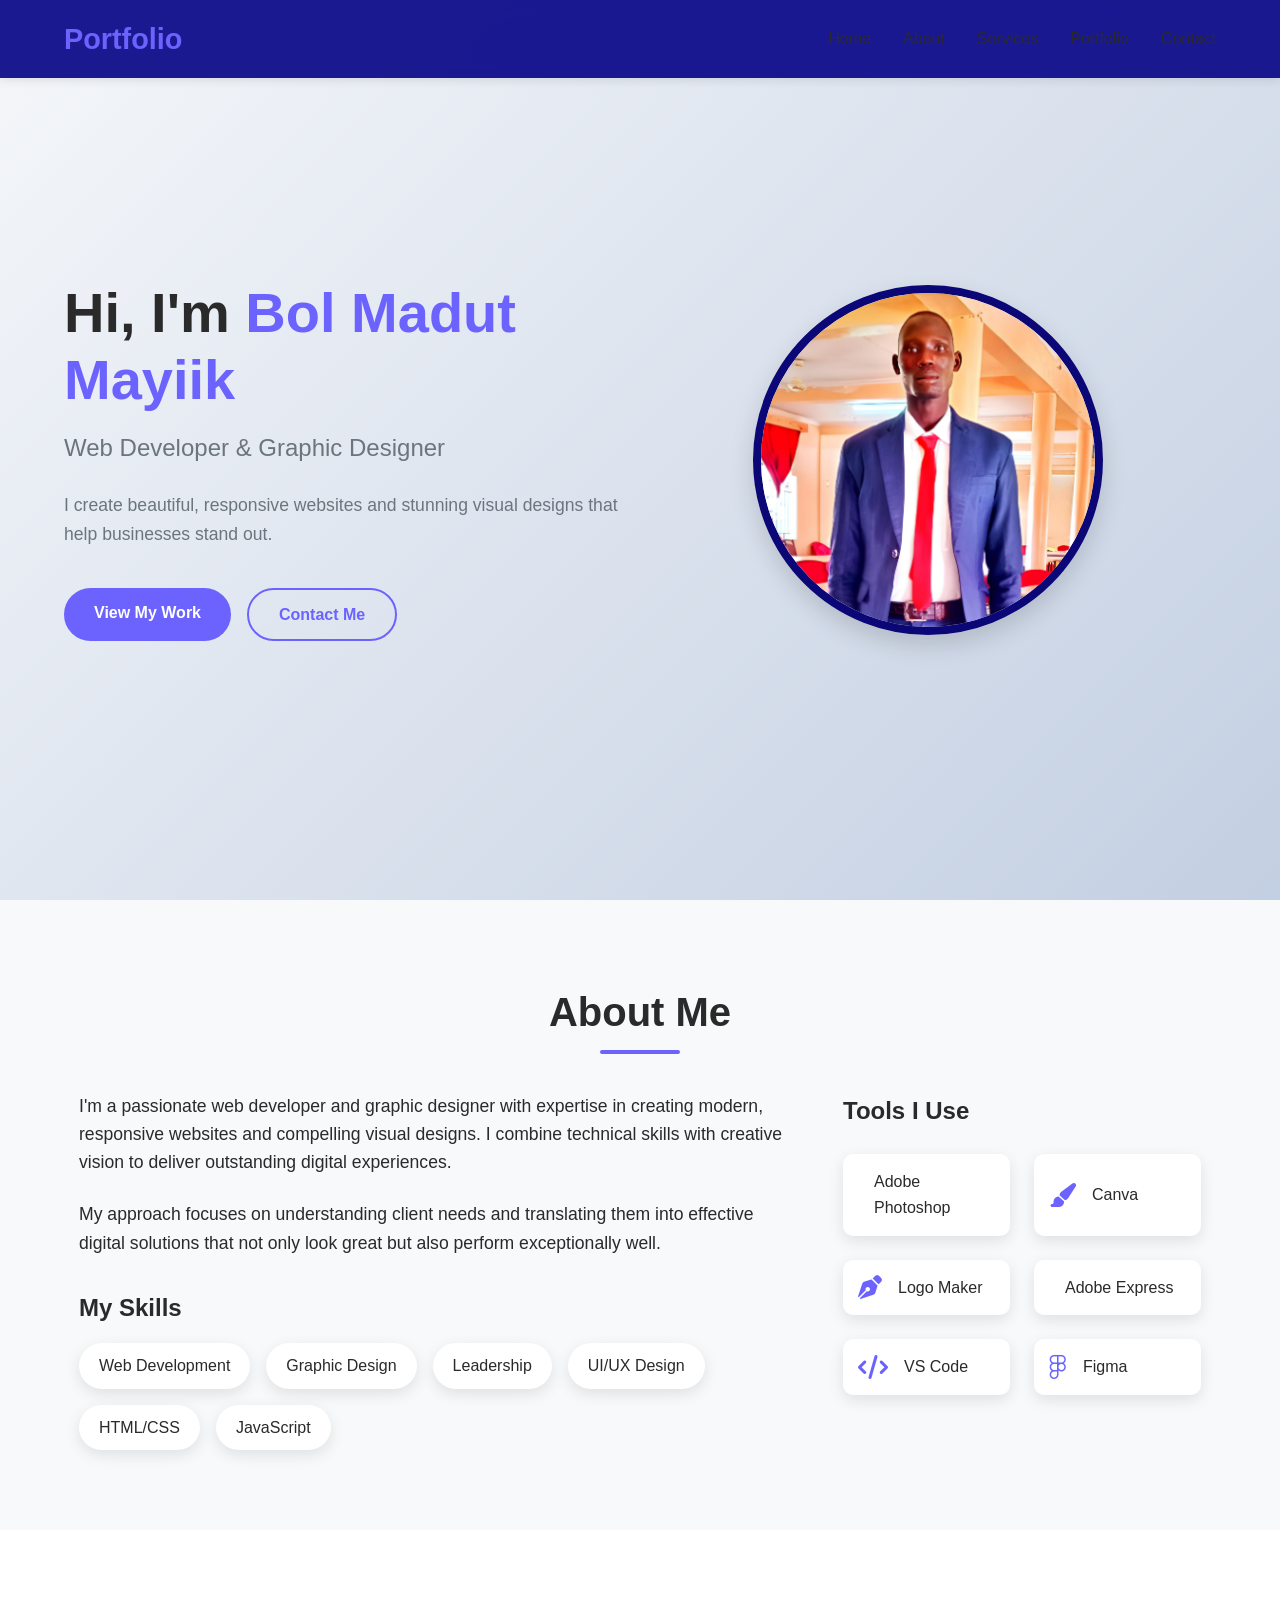
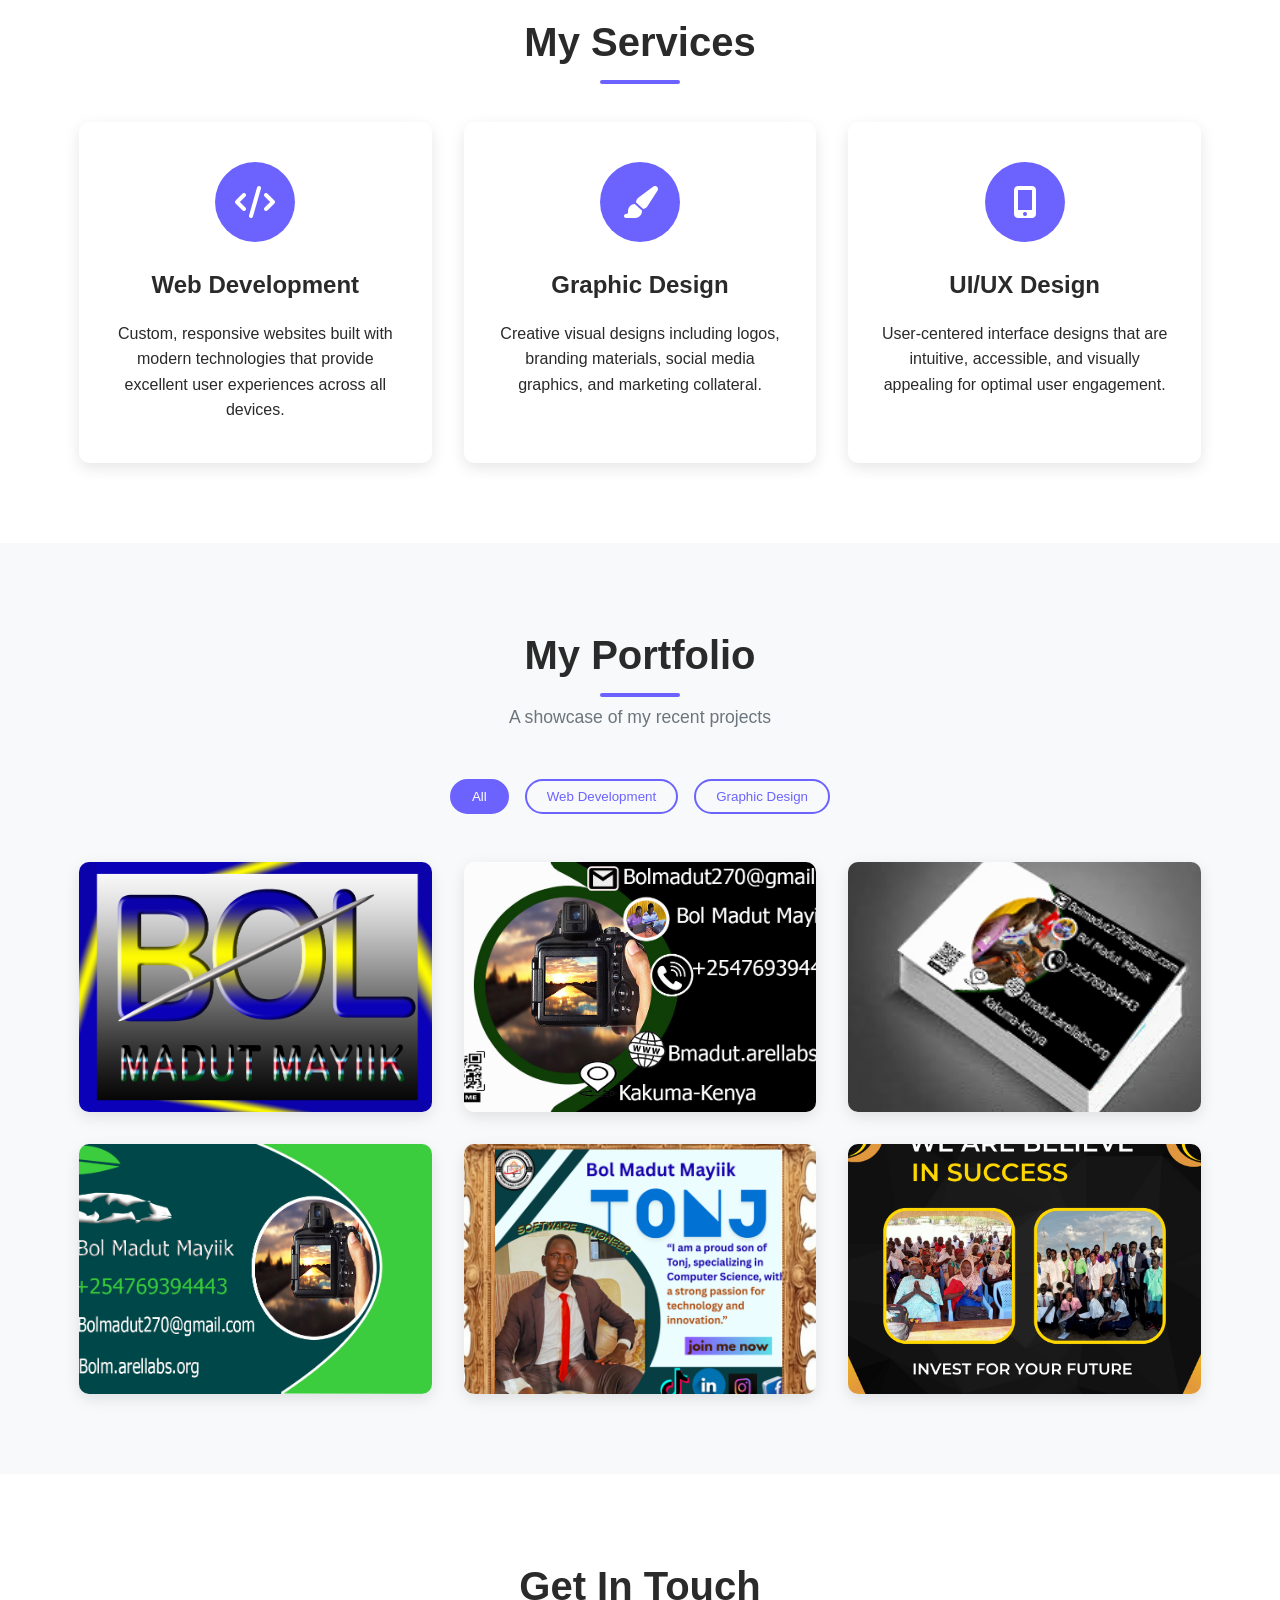
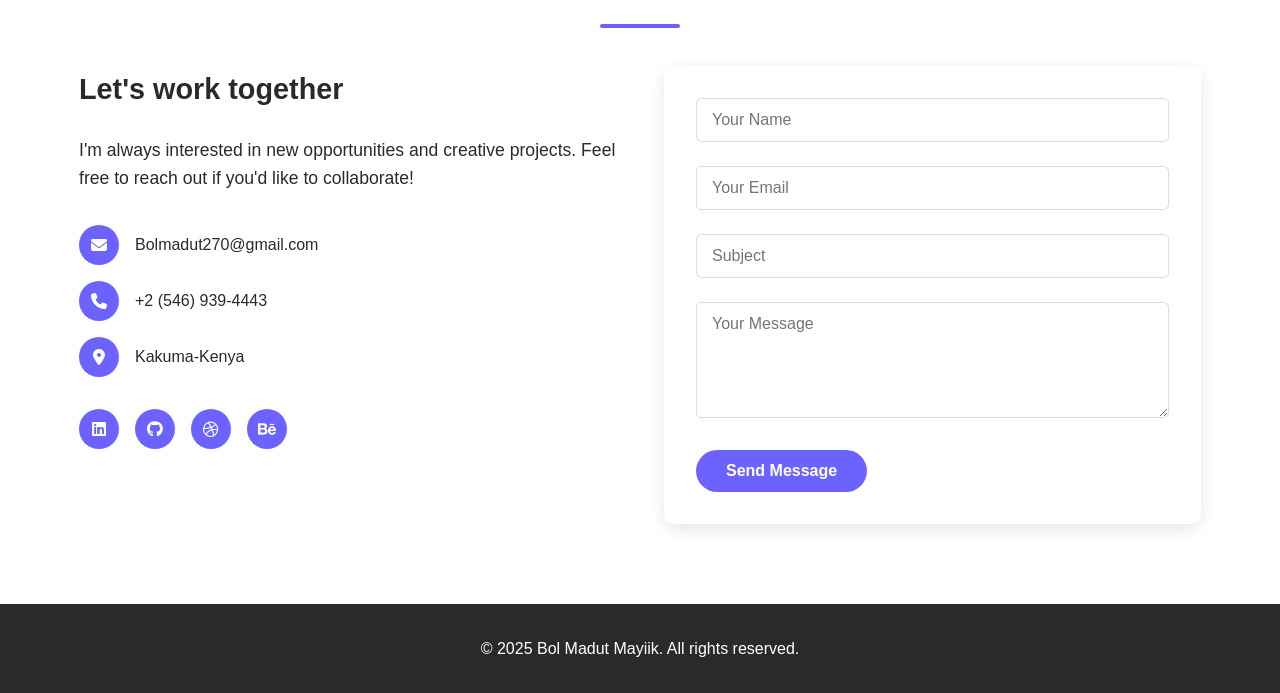
<file: Bol-Madut/index.html>
<!DOCTYPE html>
<html lang="en">
<head>
    <meta charset="UTF-8">
    <meta name="viewport" content="width=device-width, initial-scale=1.0">
    <title>My Portfolio | Web Developer & Designer</title>
    <link rel="stylesheet" href="style.css">
    <link rel="stylesheet" href="https://cdnjs.cloudflare.com/ajax/libs/font-awesome/6.4.0/css/all.min.css">
</head>
<body>
    <!-- Navigation Bar -->
    <nav class="navbar">
        <div class="nav-container">
            <div class="nav-logo">
                <a href="#home">Portfolio</a>
            </div>
            <div class="nav-menu" id="nav-menu">
                <a href="#home" class="nav-link">Home</a>
                <a href="#about" class="nav-link">About</a>
                <a href="#services" class="nav-link">Services</a>
                <a href="#portfolio" class="nav-link">Portfolio</a>
                <a href="#contact" class="nav-link">Contact</a>
            </div>
            <div class="hamburger" id="hamburger">
                <span class="bar"></span>
                <span class="bar"></span>
                <span class="bar"></span>
            </div>
        </div>
    </nav>

    <!-- Hero Section -->
    <section id="home" class="hero">
        <div class="hero-content">
            <h1 class="hero-title">Hi, I'm <span class="highlight">Bol Madut Mayiik</span></h1>
            <p class="hero-subtitle">Web Developer & Graphic Designer</p>
            <p class="hero-description">I create beautiful, responsive websites and stunning visual designs that help businesses stand out.</p>
            <div class="hero-buttons">
                <a href="#portfolio" class="btn btn-primary">View My Work</a>
                <a href="#contact" class="btn btn-secondary">Contact Me</a>
            </div>
        </div>
        <div class="hero-image">
    <img src="./images.html/00011..PNG" alt="Bol Madut Mayiik">
      </div>
        </div>
    </section>

    <!-- About Section -->
    <section id="about" class="about">
        <div class="container">
            <h2 class="section-title">About Me</h2>
            <div class="about-content">
                <div class="about-text">
                    <p>I'm a passionate web developer and graphic designer with expertise in creating modern, responsive websites and compelling visual designs. I combine technical skills with creative vision to deliver outstanding digital experiences.</p>
                    <p>My approach focuses on understanding client needs and translating them into effective digital solutions that not only look great but also perform exceptionally well.</p>
                    <div class="skills">
                        <h3>My Skills</h3>
                        <div class="skill-list">
                            <div class="skill-item">Web Development</div>
                            <div class="skill-item">Graphic Design</div>
                            <div class="skill-item">Leadership</div>
                            <div class="skill-item">UI/UX Design</div>
                            <div class="skill-item">HTML/CSS</div>
                            <div class="skill-item">JavaScript</div>
                        </div>
                    </div>
                </div>
                <div class="about-tools">
                    <h3>Tools I Use</h3>
                    <div class="tools-grid">
                        <div class="tool-item">
                            <i class="fab fa-adobe"></i>
                            <span>Adobe Photoshop</span>
                        </div>
                        <div class="tool-item">
                            <i class="fas fa-paint-brush"></i>
                            <span>Canva</span>
                        </div>
                        <div class="tool-item">
                            <i class="fas fa-pen-nib"></i>
                            <span>Logo Maker</span>
                        </div>
                        <div class="tool-item">
                            <i class="fab fa-adobe"></i>
                            <span>Adobe Express</span>
                        </div>
                        <div class="tool-item">
                            <i class="fas fa-code"></i>
                            <span>VS Code</span>
                        </div>
                        <div class="tool-item">
                            <i class="fab fa-figma"></i>
                            <span>Figma</span>
                        </div>
                    </div>
                </div>
            </div>
        </div>
    </section>

    <!-- Services Section -->
    <section id="services" class="services">
        <div class="container">
            <h2 class="section-title">My Services</h2>
            <div class="services-grid">
                <div class="service-card">
                    <div class="service-icon">
                        <i class="fas fa-code"></i>
                    </div>
                    <h3>Web Development</h3>
                    <p>Custom, responsive websites built with modern technologies that provide excellent user experiences across all devices.</p>
                </div>
                <div class="service-card">
                    <div class="service-icon">
                        <i class="fas fa-paint-brush"></i>
                    </div>
                    <h3>Graphic Design</h3>
                    <p>Creative visual designs including logos, branding materials, social media graphics, and marketing collateral.</p>
                </div>
                <div class="service-card">
                    <div class="service-icon">
                        <i class="fas fa-mobile-alt"></i>
                    </div>
                    <h3>UI/UX Design</h3>
                    <p>User-centered interface designs that are intuitive, accessible, and visually appealing for optimal user engagement.</p>
                </div>
            </div>
        </div>
    </section>

    <!-- Portfolio Section -->
    <section id="portfolio" class="portfolio">
        <div class="container">
            <h2 class="section-title">My Portfolio</h2>
            <p class="section-subtitle">A showcase of my recent projects</p>
            
            <div class="portfolio-filter">
                <button class="filter-btn active" data-filter="all">All</button>
                <button class="filter-btn" data-filter="web">Web Development</button>
                <button class="filter-btn" data-filter="design">Graphic Design</button>
            </div>
            
            <div class="portfolio-grid">
                <!-- Project 1 -->
                <div class="portfolio-item" data-category="web">
                    <div class="portfolio-img">
    <a href="./index.html" target="_blank">
        <img src="./images.html/logo 1.jpg" alt="Project Image">
        <div class="portfolio-overlay">
            <span>View Project</span>
                 </div>
                  </a>
                 </div>
                </div>
                
                <!-- Project 2 -->
                <div class="portfolio-item" data-category="design">
                    <div class="portfolio-img">
                        <img src="./images.html/dddd1.jpg" alt="Brand Identity">
                        <div class="portfolio-overlay">
                            <div class="portfolio-info">
                                <h3>Brand Identity</h3>
                                <p>Logo and branding package</p>
                                <a href="#" class="portfolio-link">View Details</a>
                            </div>
                        </div>
                    </div>
                </div>
                
                <!-- Project 3 -->
                <div class="portfolio-item" data-category="web">
                    <div class="portfolio-img">
                        <img src="./images.html/download (9).jpg" alt="Portfolio Website">
                        <div class="portfolio-overlay">
                            <div class="portfolio-info">
                                <h3>Portfolio Website</h3>
                                <p>Personal portfolio design</p>
                                <a href="#" class="portfolio-link">View Details</a>
                            </div>
                        </div>
                    </div>
                </div>
                
                <!-- Project 4 -->
                <div class="portfolio-item" data-category="design">
                    <div class="portfolio-img">
                        <img src="./images.html/Bussiness1.jpg" alt="Social Media Graphics">
                        <div class="portfolio-overlay">
                            <div class="portfolio-info">
                                <h3>Social Media Graphics</h3>
                                <p>Campaign visuals</p>
                                <a href="#" class="portfolio-link">View Details</a>
                            </div>
                        </div>
                    </div>
                </div>
                
                <!-- Project 5 -->
                <div class="portfolio-item" data-category="web">
                    <div class="portfolio-img">
                        <img src="./images.html/Design f1.jpg" alt="Business Website">
                        <div class="portfolio-overlay">
                            <div class="portfolio-info">
                                <h3>Business Website</h3>
                                <p>Corporate website redesign</p>
                                <a href="#" class="portfolio-link">View Details</a>
                            </div>
                        </div>
                    </div>
                </div>
                
                <!-- Project 6 -->
                <div class="portfolio-item" data-category="design">
                    <div class="portfolio-img">
                        <img src="./images.html/13.png" alt="Product Packaging">
                        <div class="portfolio-overlay">
                            <div class="portfolio-info">
                                <h3>Product Packaging</h3>
                                <p>Packaging design concept</p>
                                <a href="#" class="portfolio-link">View Details</a>
                            </div>
                        </div>
                    </div>
                </div>
            </div>
        </div>
    </section>

    <!-- Contact Section -->
    <section id="contact" class="contact">
        <div class="container">
            <h2 class="section-title">Get In Touch</h2>
            <div class="contact-content">
                <div class="contact-info">
                    <h3>Let's work together</h3>
                    <p>I'm always interested in new opportunities and creative projects. Feel free to reach out if you'd like to collaborate!</p>
                    <div class="contact-details">
                        <div class="contact-item">
                            <i class="fas fa-envelope"></i>
                            <span>Bolmadut270@gmail.com</span>
                        </div>
                        <div class="contact-item">
                            <i class="fas fa-phone"></i>
                            <span>+2 (546) 939-4443</span>
                        </div>
                        <div class="contact-item">
                            <i class="fas fa-map-marker-alt"></i>
                            <span>Kakuma-Kenya</span>
                        </div>
                    </div>
                    <div class="social-links">
                        <a href="#"><i class="fab fa-linkedin"></i></a>
                        <a href="#"><i class="fab fa-github"></i></a>
                        <a href="#"><i class="fab fa-dribbble"></i></a>
                        <a href="#"><i class="fab fa-behance"></i></a>
                    </div>
                </div>
                <div class="contact-form">
                    <form id="contact-form">
                        <div class="form-group">
                            <input type="text" id="name" placeholder="Your Name" required>
                        </div>
                        <div class="form-group">
                            <input type="email" id="email" placeholder="Your Email" required>
                        </div>
                        <div class="form-group">
                            <input type="text" id="subject" placeholder="Subject" required>
                        </div>
                        <div class="form-group">
                            <textarea id="message" rows="5" placeholder="Your Message" required></textarea>
                        </div>
                        <button type="submit" class="btn btn-primary">Send Message</button>
                    </form>
                </div>
            </div>
        </div>
    </section>

    <!-- Footer -->
    <footer class="footer">
        <div class="container">
            <p>&copy; 2025 Bol Madut Mayiik. All rights reserved.</p>
        </div>
    </footer>

<!---- this is where i can link my javascript file ---->
<script src="main.js"></script>

</body>
</html>
</file>
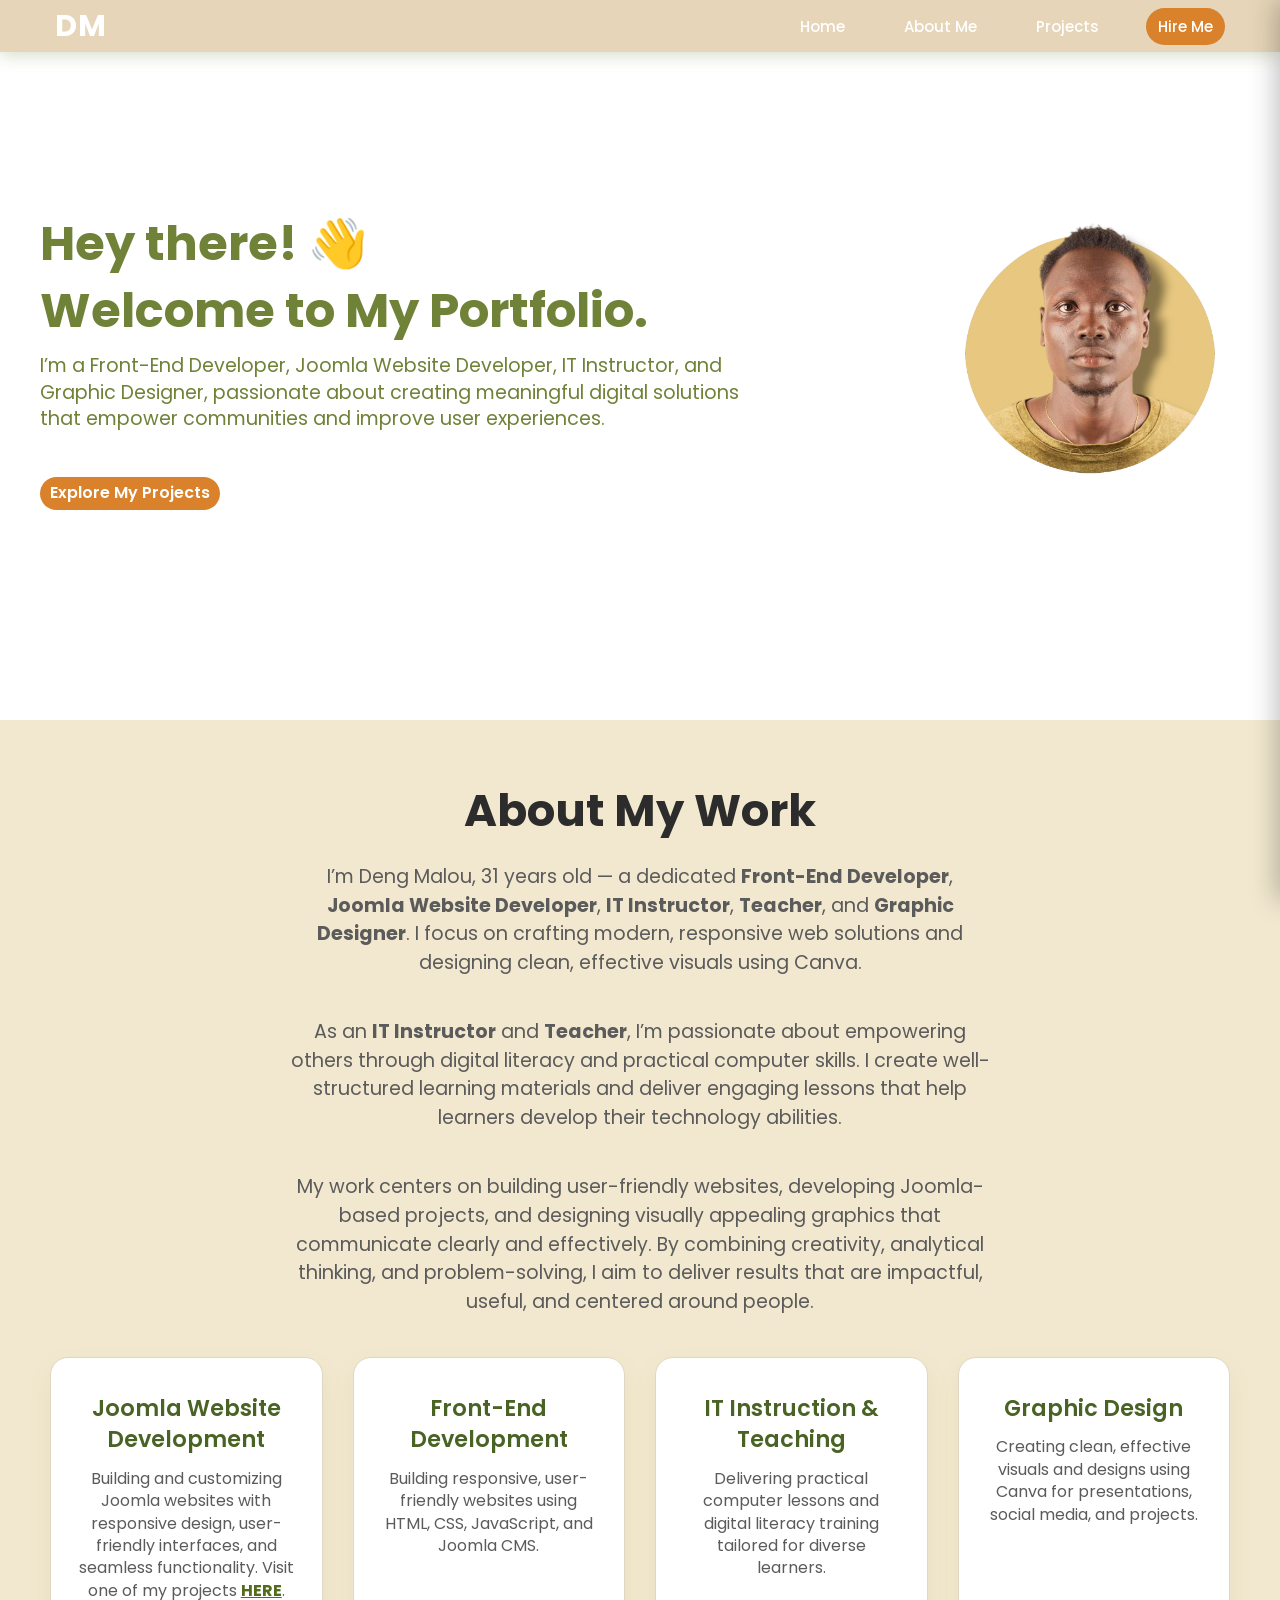
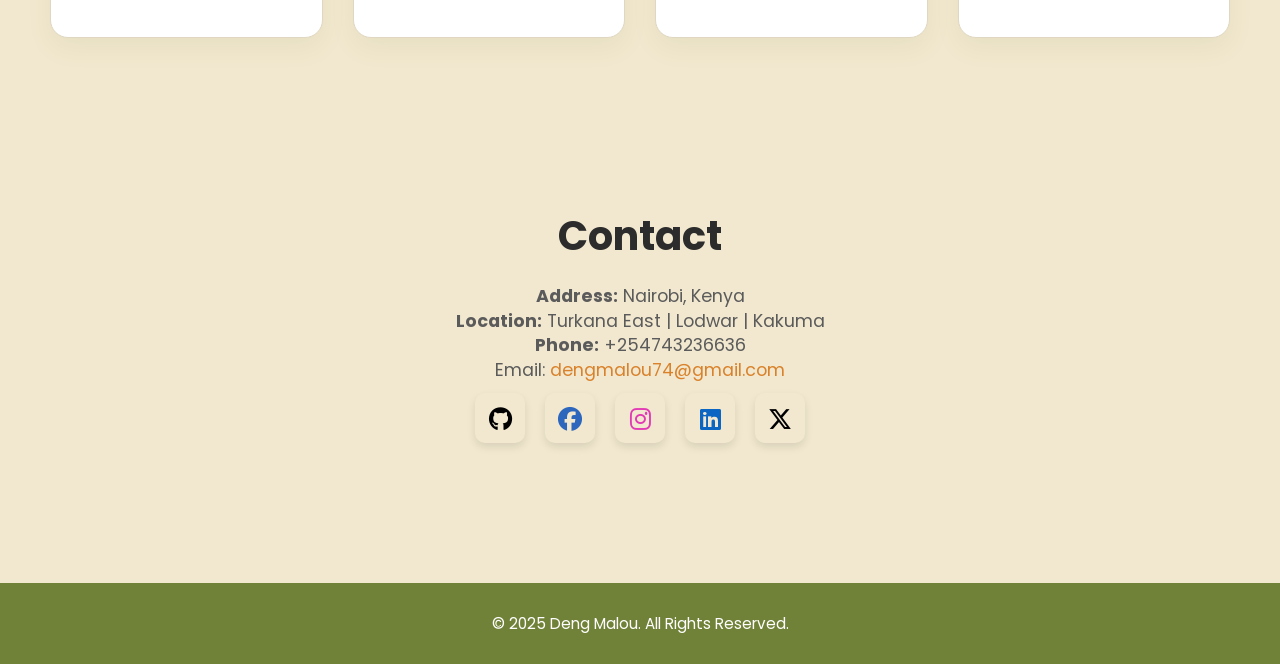
<file: Deng_Malou/index.html>
<!DOCTYPE html>
<html lang="en">
<head>
  <meta charset="UTF-8" />
  <meta name="viewport" content="width=device-width, initial-scale=1.0" />
  <title>Deng Malou Portfolio - Home</title>
  <link rel="stylesheet" href="styles.css" />
  <link
    rel="stylesheet"
    href="https://cdnjs.cloudflare.com/ajax/libs/font-awesome/6.5.0/css/all.min.css"
  />
</head>
<body>
  <header class="header">
   
    <div class="container">
       <a href="index.html" aria-label="Homepage">
        <h1 class="logo">DM</h1>
      </a>
      <nav class="nav" aria-label="Primary navigation">
        <a href="index.html">Home</a>
        <a href="about.html">About Me</a>
        <a href="project.html">Projects</a>
        <a href="hireme.html" class="btn-hire">Hire Me</a>
      </nav>
      <button class="nav-toggle" aria-label="Toggle navigation">
        <span class="hamburger"></span>
      </button>
    </div>
<!-- MOBILE MENU -->
    <div class="mobile-menu" role="dialog" aria-modal="true" aria-label="Mobile menu">
      <div class="mobile-menu-content">
        <nav class="nav-mobile" aria-label="Mobile navigation">

          <a href="index.html" aria-label="Homepage">
            <h1 class="logo">DM</h1>
          </a>
          <a href="index.html">Home</a>
          <a href="about.html">About Me</a>
          <a href="project.html">Projects</a>
          <a href="hireme.html" class="btn-hire">Hire Me</a>
        </nav>

        <button class="close-btn" aria-label="Close menu">&times;</button>
      </div>
    </div>
  </header>

  <main>
    <section class="hero">
      <div class="hero-content">
        <div class="intro-text">
          <h1>Hey there! <span class="emoji">👋</span> <br>
          Welcome to My Portfolio.</h1>
        <style>
            .emoji {
              font-size: 3rem; 
            }
          </style>
          <p>I’m a Front-End Developer, Joomla Website Developer, IT Instructor, and Graphic Designer, passionate about creating meaningful digital solutions that empower communities and improve user experiences.</p>
          
            <a href="project.html" class="overview-btn">Explore My Projects</a>
        </div>
        <div class="hero-image">
          <img
            src="image/Photoroom-20240827_235910.png"
            alt="Portrait of Deng Malou"
          />
        </div>
      </div>
    </section>

    <section class="overview">
  <div class="container">
    <h2>About My Work</h2>
    <p class="overview-text">
      I’m Deng Malou, 31 years old — a dedicated <strong>Front-End Developer</strong>, <strong>Joomla Website Developer</strong>, <strong>IT Instructor</strong>, <strong>Teacher</strong>, and <strong>Graphic Designer</strong>. I focus on crafting modern, responsive web solutions and designing clean, effective visuals using Canva.
    </p>
    <p class="overview-text">
      As an <strong>IT Instructor</strong> and <strong>Teacher</strong>, I’m passionate about empowering others through digital literacy and practical computer skills. I create well-structured learning materials and deliver engaging lessons that help learners develop their technology abilities.
    </p>
    <p class="overview-text">
      My work centers on building user-friendly websites, developing Joomla-based projects, and designing visually appealing graphics that communicate clearly and effectively. By combining creativity, analytical thinking, and problem-solving, I aim to deliver results that are impactful, useful, and centered around people.
    </p>

    <div class="overview-cards">
      <div class="card">
        <h3>Joomla Website Development</h3>
        <p>
          Building and customizing Joomla websites with responsive design, user-friendly interfaces, and seamless functionality.  
          Visit one of my projects  
          <a href="https://dmalou.arellabs.org/galisogallery/" target="_blank" rel="noopener noreferrer"><u><strong>HERE</strong></u></a>.
        </p>
      </div>

      <div class="card">
        <h3>Front-End Development</h3>
        <p>Building responsive, user-friendly websites using HTML, CSS, JavaScript, and Joomla CMS.</p>
      </div>
      
      <div class="card">
        <h3>IT Instruction & Teaching</h3>
        <p>Delivering practical computer lessons and digital literacy training tailored for diverse learners.</p>
      </div>
      <div class="card">
        <h3>Graphic Design</h3>
        <p>Creating clean, effective visuals and designs using Canva for presentations, social media, and projects.</p>
      </div>
    </div>
  </div>
</section>


    <section id="contact" class="section-1">
      <h2>Contact</h2>
      <p><strong>Address:</strong> Nairobi, Kenya</p>
      <p><strong>Location:</strong> Turkana East | Lodwar | Kakuma</p>
      <p><strong>Phone:</strong> +254743236636</p>
      <p>
        Email:
        <a href="mailto:dengmalou74@gmail.com">dengmalou74@gmail.com</a>
      </p>

      <div class="social-links" aria-label="Social media links">
        <a href="https://github.com/DengMalou94" target="_blank" rel="noopener noreferrer" aria-label="GitHub">
         <i class="fab fa-github" style="color: #000000;"></i>

        </a>

        <a href="https://www.facebook.com/daniel.deng.3785" target="_blank" rel="noopener noreferrer" aria-label="Facebook">
          <i class="fab fa-facebook" style="color: #2c66bd;"></i>
        </a>

        <a href="https://www.instagram.com/deng_gutbor/" target="_blank" rel="noopener noreferrer" aria-label="Instagram">
           <i class="fab fa-instagram" style="color: #e239b5;"></i>
        </a>

        <a href="https://www.linkedin.com/in/deng-malou94/" target="_blank" rel="noopener noreferrer" aria-label="LinkedIn">
          <i class="fab fa-linkedin" style="color: #0A66C2;"></i>

        </a>
    
      <a href="https://x.com/home" target="_blank" rel="noopener noreferrer" aria-label="X (Twitter)">
        <i class="fa-brands fa-x-twitter" style="color: #000000;"></i>

      </a>
      </div>
    </section>
  </main>

  <footer class="footer">
    <p>&copy; 2025 Deng Malou. All Rights Reserved.</p>
  </footer>

  <script>
    const navToggle = document.querySelector('.nav-toggle');
    const mobileMenu = document.querySelector('.mobile-menu');
    const closeBtn = document.querySelector('.close-btn');

    function toggleMenu() {
      mobileMenu.classList.toggle('active');
    }

    navToggle.addEventListener('click', toggleMenu);
    closeBtn.addEventListener('click', toggleMenu);
  </script>
</body>
</html>
</file>
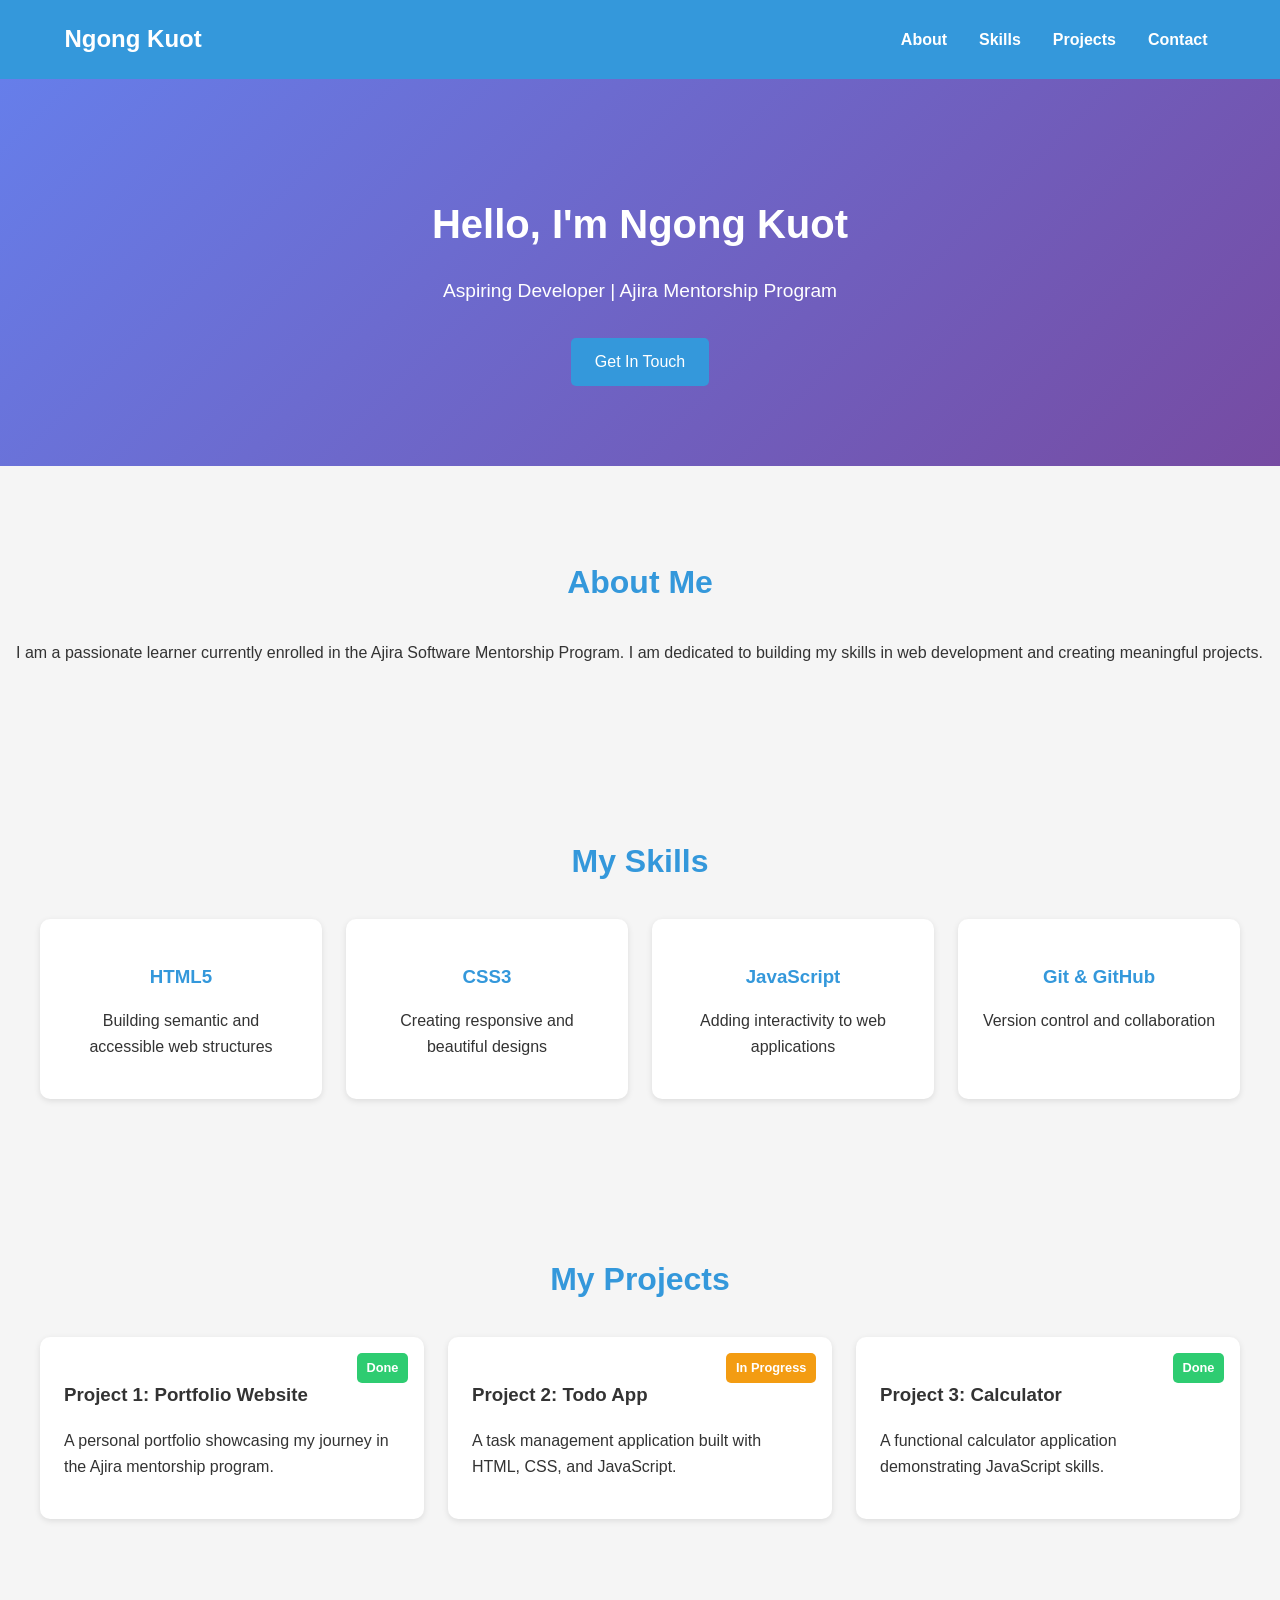
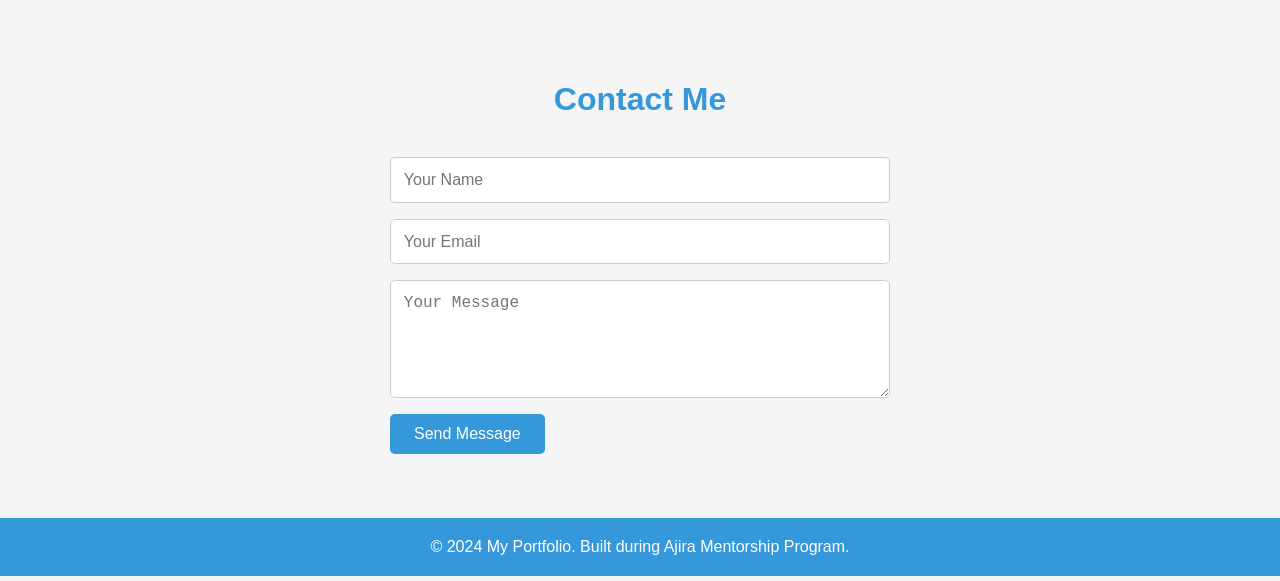
<file: Ngong-Kuot/index.html>
<!DOCTYPE html>
<html lang="en">
<head>
    <meta charset="UTF-8">
    <meta name="viewport" content="width=device-width, initial-scale=1.0">
    <title>My Portfolio - Ngong Kuot</title>
    <link rel="stylesheet" href="./style.css">
</head>
<body>
    <!-- Navigation -->
    <nav class="navbar">
        <div class="nav-container">
            <h1 class="logo">Ngong Kuot</h1>
            <ul class="nav-links">
                <li><a href="#about">About</a></li>
                <li><a href="#skills">Skills</a></li>
                <li><a href="#projects">Projects</a></li>
                <li><a href="#contact">Contact</a></li>
            </ul>
        </div>
    </nav>

    <!-- Hero Section -->
    <section class="hero">
        <div class="hero-container">
            <h2>Hello, I'm Ngong Kuot</h2>
            <p>Aspiring Developer | Ajira Mentorship Program</p>
            <a href="#contact" class="btn">Get In Touch</a>
        </div>
    </section>

    <!-- About Section -->
    <section id="about" class="about">
        <div class="container">
            <h2 class="section-title">About Me</h2>
            <p>I am a passionate learner currently enrolled in the Ajira Software Mentorship Program. 
            I am dedicated to building my skills in web development and creating meaningful projects.</p>
        </div>
    </section>

    <!-- Skills Section -->
    <section id="skills" class="skills">
        <div class="skill-container">
            <h2 class="section-title">My Skills</h2>
            <div class="skills-grid">
                <div class="skill-card">
                    <h3>HTML5</h3>
                    <p>Building semantic and accessible web structures</p>
                </div>
                <div class="skill-card">
                    <h3>CSS3</h3>
                    <p>Creating responsive and beautiful designs</p>
                </div>
                <div class="skill-card">
                    <h3>JavaScript</h3>
                    <p>Adding interactivity to web applications</p>
                </div>
                <div class="skill-card">
                    <h3>Git & GitHub</h3>
                    <p>Version control and collaboration</p>
                </div>
            </div>
        </div>
    </section>

    <!-- Projects Section -->
    <section id="projects" class="projects">
        <div class="Mentorship-container">
            <h2 class="section-title">My Projects</h2>
            <div class="project-grid">
                <div class="project-card">
                    <h3>Project 1: Portfolio Website</h3>
                    <p>A personal portfolio showcasing my journey in the Ajira mentorship program.</p>
                    <span class="status done">Done</span>
                </div>
                <div class="project-card">
                    <h3>Project 2: Todo App</h3>
                    <p>A task management application built with HTML, CSS, and JavaScript.</p>
                    <span class="status progress">In Progress</span>
                </div>
                <div class="project-card">
                    <h3>Project 3: Calculator</h3>
                    <p>A functional calculator application demonstrating JavaScript skills.</p>
                    <span class="status done">Done</span>
                </div>
            </div>
        </div>
    </section>

    <!-- Contact Section  -->
    <section id="contact" class="contact">
        <div class="form-container">
             <h2 class="section-title">Contact Me</h2>
           <form class="contact-form" id="form1">
              <input type="text" placeholder="Your Name" required>
              <input type="email" placeholder="Your Email" required>
              <textarea placeholder="Your Message" rows="5" required></textarea>
              <button type="submit" class="btn" onclick="submitFormData()">Send Message</button>
          </form>
       </div>
    </section>


    <!-- Footer -->
    <footer class="footer">
        <div class="container">
            <p>&copy; 2024 My Portfolio. Built during Ajira Mentorship Program.</p>
        </div>
    </footer>
    <script src="main.js"></script>
</body>
</html>
</file>
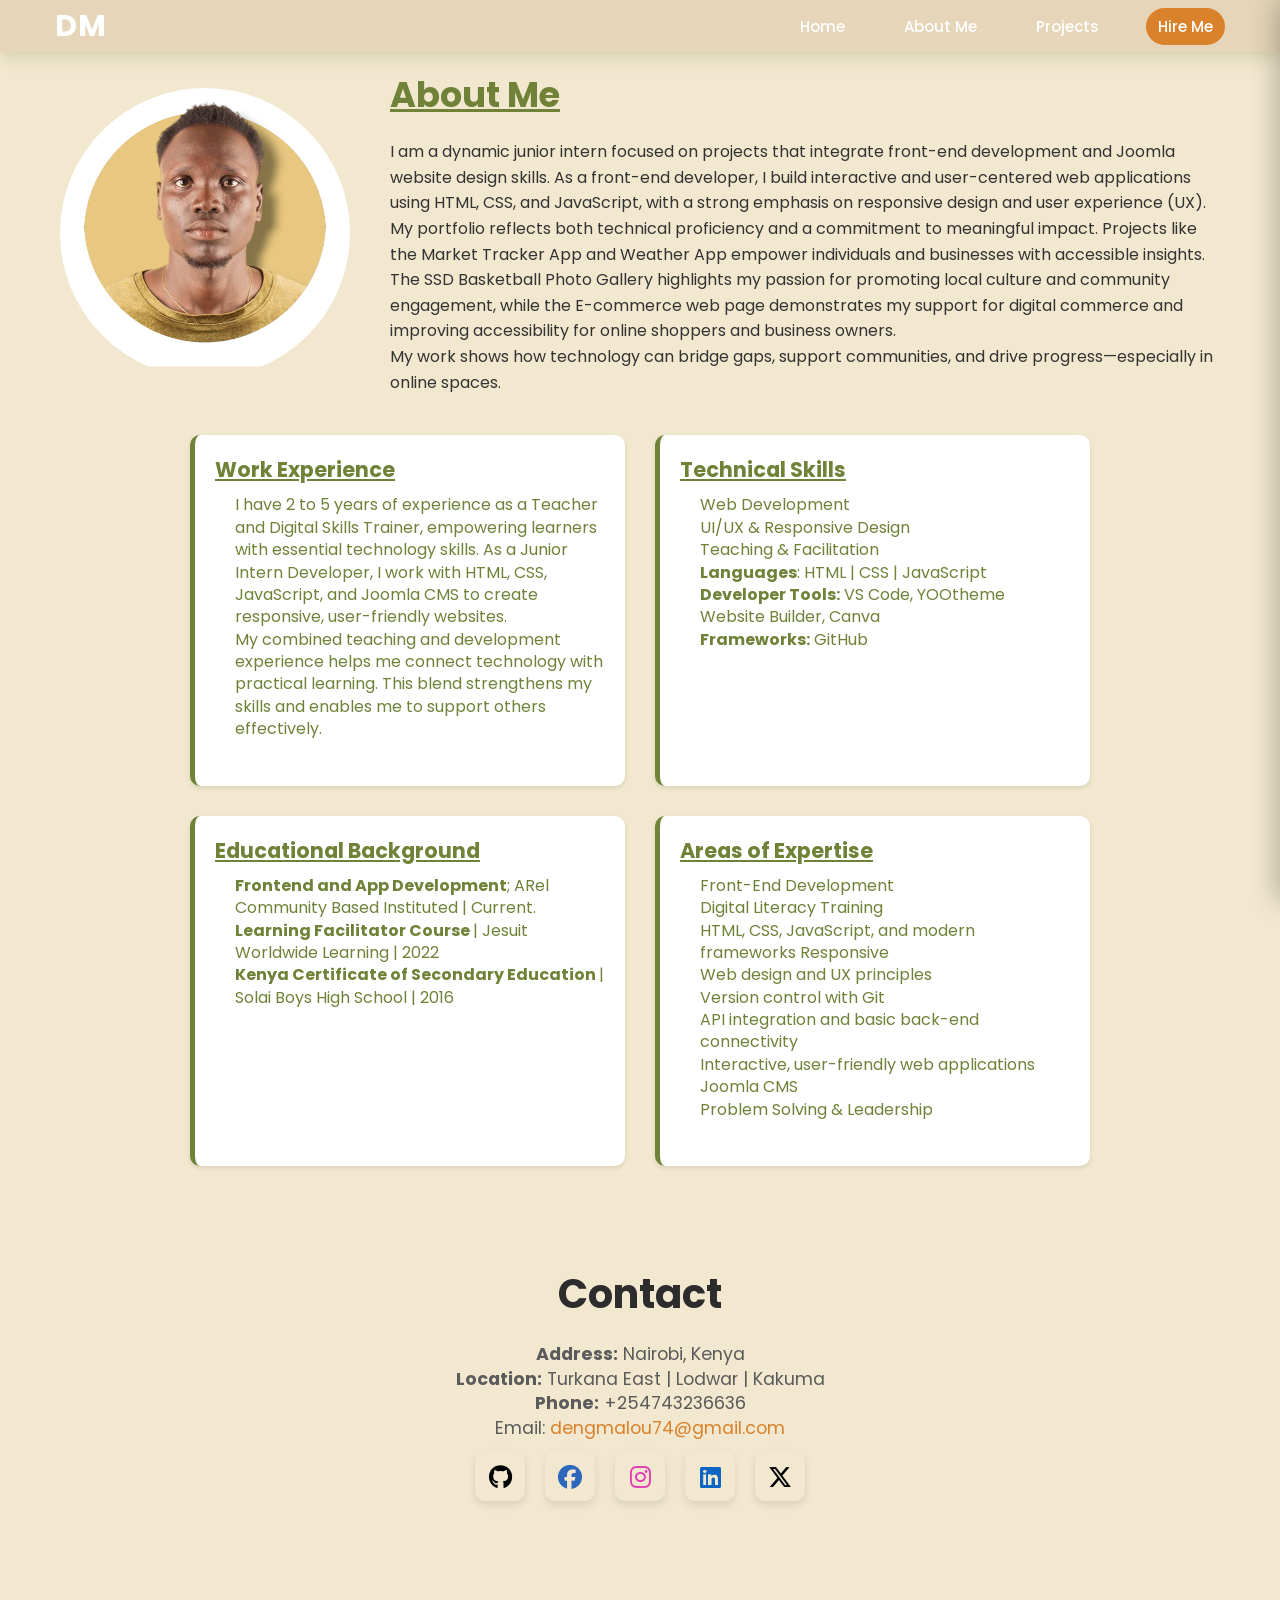
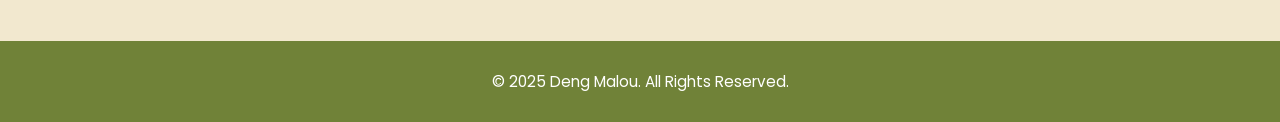
<file: Deng_Malou/about.html>
<!DOCTYPE html>
<html lang="en">
<head>
  <meta charset="UTF-8" />
  <meta name="viewport" content="width=device-width, initial-scale=1.0" />
  <title>About Me - Deng Malou</title>
  <link rel="stylesheet" href="styles.css" />
  <link
    rel="stylesheet"
    href="https://cdnjs.cloudflare.com/ajax/libs/font-awesome/6.5.0/css/all.min.css"
  />
</head>
<body>
  <!-- same header/nav as home.html -->
  <header class="header">
    
    <div class="container">
      <a href="index.html" aria-label="Homepage">
        <h1 class="logo">DM</h1>
      </a>
      <nav class="nav" aria-label="Primary navigation">
        <a href="index.html">Home</a>
        <a href="about.html" aria-current="page">About Me</a>
        <a href="project.html">Projects</a>
        <a href="hireme.html" class="btn-hire">Hire Me</a>
      </nav>

      <button class="nav-toggle" aria-label="Toggle navigation">
        <span class="hamburger"></span>
      </button>
    </div>

    <div class="mobile-menu" role="dialog" aria-modal="true" aria-label="Mobile menu">
       
      <div class="mobile-menu-content">
         <a href="index.html" aria-label="Homepage">
        <h1 class="logo">DM</h1>
        </a>
        <nav class="nav-mobile" 
        aria-label="Mobile navigation">
        <a href="index.html">Home</a>
        <a href="about.html" aria-current="page">About Me</a>
        <a href="project.html">Projects</a>
        <a href="hireme.html" class="btn-hire">Hire Me</a>
        </nav>

        <button class="close-btn" aria-label="Close menu">&times;</button>
      </div>
    </div>
  </header>

 
  <main class="section-container"> 
    <div class="about-container">

      <div class="hero-image">
        <img
          src="image/Photoroom-20240827_235910.png"
          alt="Portrait of Deng Malou"
        />
      </div>


      <div class="about-text-container">
        <h2><u>About Me</u></h2>
        <p class="about-text">
          I am a dynamic junior intern focused on projects that integrate front-end development and Joomla website design skills. As a front-end developer, I build interactive and user-centered web applications using HTML, CSS, and JavaScript, with a strong emphasis on responsive design and user experience (UX).
          <br>
          My portfolio reflects both technical proficiency and a commitment to meaningful impact. Projects like the Market Tracker App and Weather App empower individuals and businesses with accessible insights. The SSD Basketball Photo Gallery highlights my passion for promoting local culture and community engagement, while the E-commerce web page demonstrates my support for digital commerce and improving accessibility for online shoppers and business owners.
          <br>
          My work shows how technology can bridge gaps, support communities, and drive progress—especially in online spaces.
        </p>
      </div>
    </div>

    <!-- TWO COLUMNS -->
    <div class="two-columns">

      <div class="column-box">
        <h3><u>Work Experience</u></h3>
        <ul>
          I have 2 to 5 years of experience as a Teacher and Digital Skills Trainer, empowering learners with essential technology skills. As a Junior Intern Developer, I work with HTML, CSS, JavaScript, and Joomla CMS to create responsive, user-friendly websites. <br>
          My combined teaching and development experience helps me connect technology with practical learning. This blend strengthens my skills and enables me to support others effectively.
          
        </ul>
      </div>

      <div class="column-box">
        <h3><u>Technical Skills</u></h3>
        <ul>
          Web Development <br>
          UI/UX & Responsive Design <br>
          Teaching & Facilitation <br>
          <strong>Languages</strong>: HTML | CSS | JavaScript <br>
          <strong>Developer Tools:</strong> VS Code, YOOtheme Website Builder, Canva <br>
          <strong>Frameworks:</strong> GitHub
        </ul>
      </div>

      <div class="column-box">
        <h3><u>Educational Background</u></h3>
        <ul>
          <strong>Frontend and App Development</strong>; ARel Community Based Instituted | Current. <br>
          <strong>Learning Facilitator Course </strong>| Jesuit Worldwide Learning | 2022 <br>
          <strong>Kenya Certificate of Secondary Education </strong>| Solai Boys High School | 2016
        </ul>
      </div>

      <div class="column-box">
        <h3><u>Areas of Expertise</u></h3>
        <ul>
          Front-End Development <br>
          Digital Literacy Training <br>
          HTML, CSS, JavaScript, and modern frameworks Responsive <br>
          Web design and UX principles <br>
          Version control with Git <br>
          API integration and basic back-end connectivity <br>
          Interactive, user-friendly web applications <br>
          Joomla CMS <br>
          Problem Solving & Leadership
        </ul>
      </div>

    </div>
  </main>

    <section id="contact" class="section-1">
      <h2>Contact</h2>
      <p><strong>Address:</strong> Nairobi, Kenya</p>
      <p><strong>Location:</strong> Turkana East | Lodwar | Kakuma</p>
      <p><strong>Phone:</strong> +254743236636</p>
      <p>
        Email:
        <a href="mailto:dengmalou74@gmail.com">dengmalou74@gmail.com</a>
      </p>

<div class="social-links" aria-label="Social media links">
        <a href="https://github.com/DengMalou94" target="_blank" rel="noopener noreferrer" aria-label="GitHub">
         <i class="fab fa-github" style="color: #000000;"></i>

        </a>

        <a href="https://www.facebook.com/daniel.deng.3785" target="_blank" rel="noopener noreferrer" aria-label="Facebook">
          <i class="fab fa-facebook" style="color: #2c66bd;"></i>
        </a>

        <a href="https://www.instagram.com/deng_gutbor/" target="_blank" rel="noopener noreferrer" aria-label="Instagram">
           <i class="fab fa-instagram" style="color: #e239b5;"></i>
        </a>

        <a href="https://www.linkedin.com/in/deng-malou94/" target="_blank" rel="noopener noreferrer" aria-label="LinkedIn">
          <i class="fab fa-linkedin" style="color: #0A66C2;"></i>

        </a>
    
      <a href="https://x.com/home" target="_blank" rel="noopener noreferrer" aria-label="X (Twitter)">
        <i class="fa-brands fa-x-twitter" style="color: #000000;"></i>

      </a>
      </div>
    </section>
  </main>

  <footer class="footer">
    <p>&copy; 2025 Deng Malou. All Rights Reserved.</p>
  </footer>

  <script>
    const navToggle = document.querySelector('.nav-toggle');
    const mobileMenu = document.querySelector('.mobile-menu');
    const closeBtn = document.querySelector('.close-btn');

    function toggleMenu() {
      mobileMenu.classList.toggle('active');
    }

    navToggle.addEventListener('click', toggleMenu);
    closeBtn.addEventListener('click', toggleMenu);
  </script>
</body>
</html>
</file>
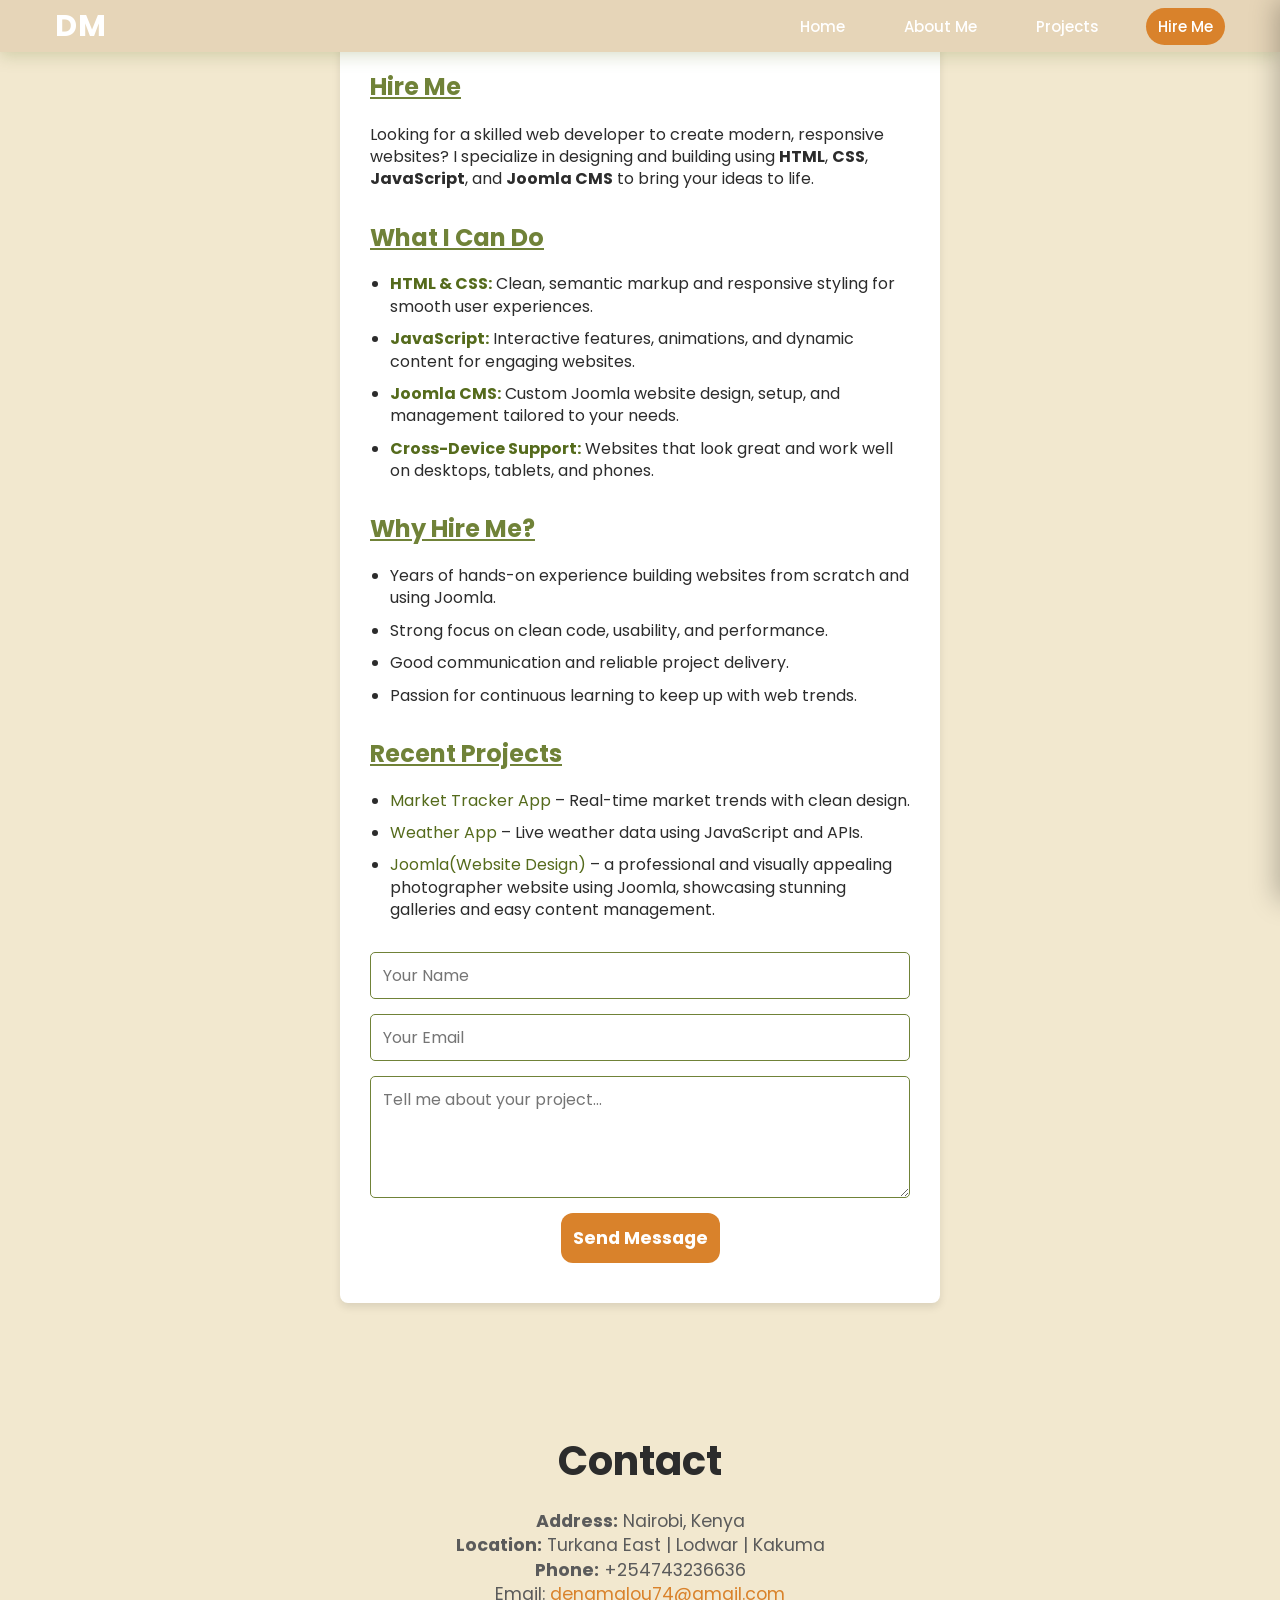
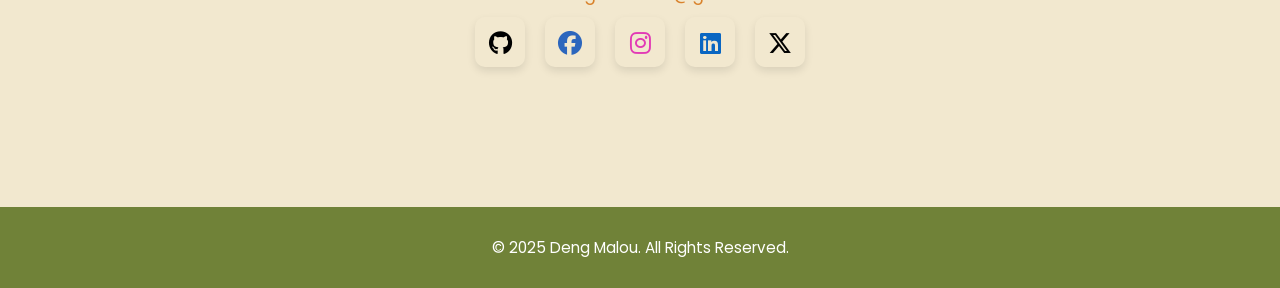
<file: Deng_Malou/hireme.html>
<!DOCTYPE html>
<html lang="en">
<head>
  <meta charset="UTF-8" />
  <meta name="viewport" content="width=device-width, initial-scale=1.0" />
  <title>Deng Malou Portfolio - Hire Me</title>
  <link rel="stylesheet" href="styles.css" />
  <link
    rel="stylesheet"
    href="https://cdnjs.cloudflare.com/ajax/libs/font-awesome/6.5.0/css/all.min.css"
  />
</head>
<body>
  <header class="header">
    <div class="container">
      <a href="index.html" aria-label="Homepage">
        <h1 class="logo">DM</h1>
      </a>
      <nav class="nav" aria-label="Primary navigation">
        <a href="index.html">Home</a>
        <a href="about.html">About Me</a>
        <a href="project.html">Projects</a>
        <a href="hireme.html" class="btn-hire" aria-current="page">Hire Me</a>
      </nav>
      <button class="nav-toggle" aria-label="Toggle navigation">
        <span class="hamburger"></span>
      </button>
    </div>

    <!-- MOBILE MENU -->
    <div class="mobile-menu" role="dialog" aria-modal="true" aria-label="Mobile menu">
      <div class="mobile-menu-content">
        <a href="index.html" aria-label="Homepage">
          <h1 class="logo">DM</h1>
        </a>
        <nav class="nav-mobile" aria-label="Mobile navigation">
          <a href="index.html">Home</a>
          <a href="about.html">About Me</a>
          <a href="project.html">Projects</a>
          <a href="hireme.html" class="btn-hire" aria-current="page">Hire Me</a>
        </nav>
        <button class="close-btn" aria-label="Close menu">&times;</button>
      </div>
    </div>
  </header>

<section class="hire-container-section">
  <div class="hire-container" role="main">
    <h1><u>Hire Me</u></h1>
    <p>Looking for a skilled web developer to create modern, responsive websites? I specialize in designing and building using <strong>HTML</strong>, <strong>CSS</strong>, <strong>JavaScript</strong>, and <strong>Joomla CMS</strong> to bring your ideas to life.</p>

    <h2><u>What I Can Do</u></h2>
    <ul>
      <li><strong>HTML & CSS:</strong> Clean, semantic markup and responsive styling for smooth user experiences.</li>
      <li><strong>JavaScript:</strong> Interactive features, animations, and dynamic content for engaging websites.</li>
      <li><strong>Joomla CMS:</strong> Custom Joomla website design, setup, and management tailored to your needs.</li>
      <li><strong>Cross-Device Support:</strong> Websites that look great and work well on desktops, tablets, and phones.</li>
    </ul>

    <h2><u>Why Hire Me?</u></h2>
    <ul>
      <li>Years of hands-on experience building websites from scratch and using Joomla.</li>
      <li>Strong focus on clean code, usability, and performance.</li>
      <li>Good communication and reliable project delivery.</li>
      <li>Passion for continuous learning to keep up with web trends.</li>
    </ul>

    <h2><u>Recent Projects</u></h2>
    <ul>
      <li><a href="https://dengmalou94.github.io/Kakuma-Market-Tracker-App/" target="_blank" rel="noopener">Market Tracker App</a> – Real-time market trends with clean design.</li>
      <li><a href="https://dengmalou94.github.io/weather-App/" target="_blank" rel="noopener">Weather App</a> – Live weather data using JavaScript and APIs.</li>
      <li><a href="https://dmalou.arellabs.org/galisogallery/" target="_blank" rel="noopener">Joomla(Website Design)</a> – a professional and visually appealing photographer website using Joomla, showcasing stunning galleries and easy content management.</li>
    </ul>

    <form action="mailto:dengmalou74@gmail.com" method="POST" enctype="text/plain">
      <input type="text" name="Name" placeholder="Your Name" required />
      <input type="email" name="Email" placeholder="Your Email" required />
      <textarea name="Message" rows="4" placeholder="Tell me about your project..." required></textarea>
      <button type="submit">Send Message</button>
    </form>
  </div>
</section>
<section id="contact" class="section-1">
  <h2>Contact</h2>
  <p><strong>Address:</strong> Nairobi, Kenya</p>
  <p><strong>Location:</strong> Turkana East | Lodwar | Kakuma</p>
  <p><strong>Phone:</strong> +254743236636</p>
  <p>
    Email:
    <a href="mailto:dengmalou74@gmail.com">dengmalou74@gmail.com</a>
  </p>

  <div class="social-links" aria-label="Social media links">
        <a href="https://github.com/DengMalou94" target="_blank" rel="noopener noreferrer" aria-label="GitHub">
         <i class="fab fa-github" style="color: #000000;"></i>

        </a>

        <a href="https://www.facebook.com/daniel.deng.3785" target="_blank" rel="noopener noreferrer" aria-label="Facebook">
          <i class="fab fa-facebook" style="color: #2c66bd;"></i>
        </a>

        <a href="https://www.instagram.com/deng_gutbor/" target="_blank" rel="noopener noreferrer" aria-label="Instagram">
           <i class="fab fa-instagram" style="color: #e239b5;"></i>
        </a>

        <a href="https://www.linkedin.com/in/deng-malou94/" target="_blank" rel="noopener noreferrer" aria-label="LinkedIn">
          <i class="fab fa-linkedin" style="color: #0A66C2;"></i>

        </a>
    
      <a href="https://x.com/home" target="_blank" rel="noopener noreferrer" aria-label="X (Twitter)">
        <i class="fa-brands fa-x-twitter" style="color: #000000;"></i>

      </a>
      </div>
</section>
  
  <footer class="footer">
    <p>&copy; 2025 Deng Malou. All Rights Reserved.</p>
  </footer>


  <script>
    const navToggle = document.querySelector('.nav-toggle');
    const mobileMenu = document.querySelector('.mobile-menu');
    const closeBtn = document.querySelector('.close-btn');

    function toggleMenu() {
      mobileMenu.classList.toggle('active');
    }

    navToggle.addEventListener('click', toggleMenu);
    closeBtn.addEventListener('click', toggleMenu);
  </script>
</body>
</html>
</file>
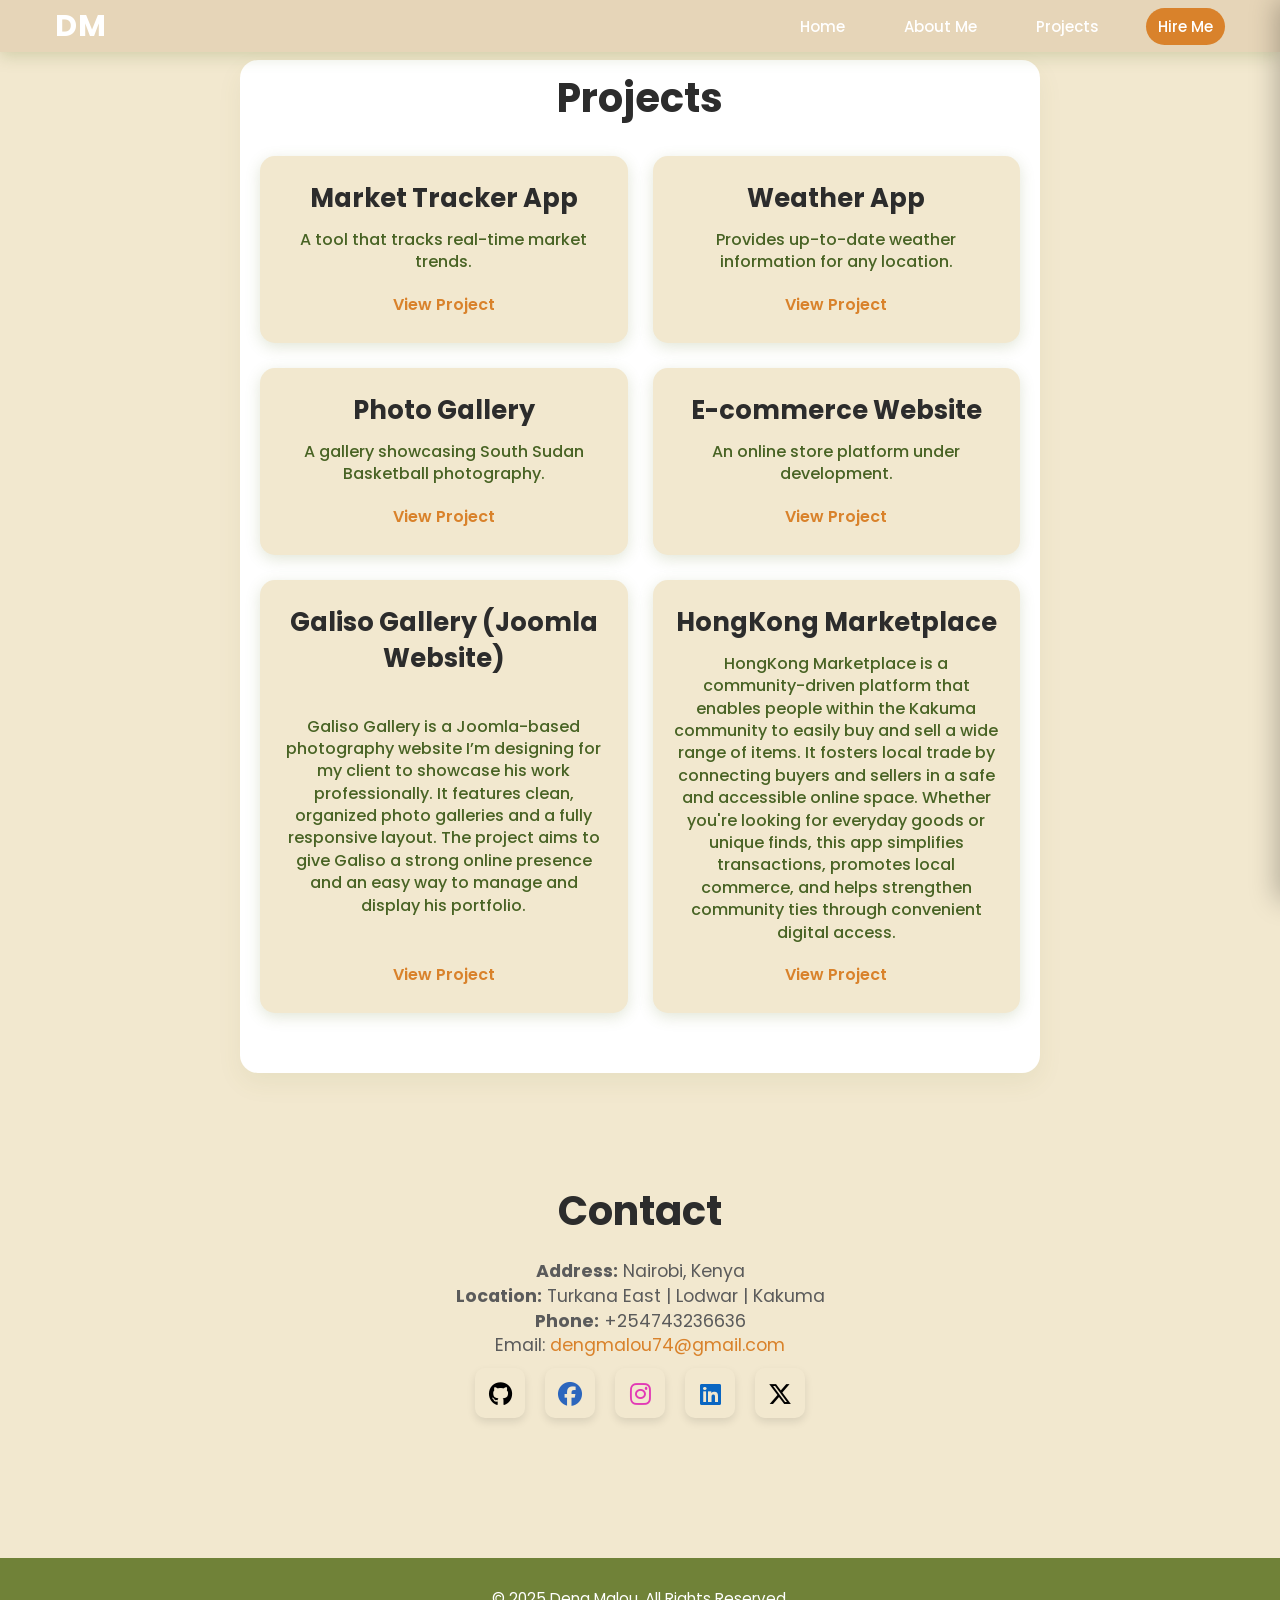
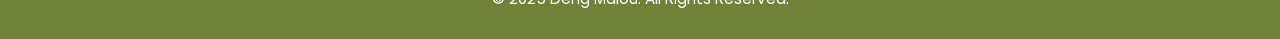
<file: Deng_Malou/project.html>
<!DOCTYPE html>
<html lang="en">
<head>
  <meta charset="UTF-8" />
  <meta name="viewport" content="width=device-width, initial-scale=1.0" />
  <title>Projects - Deng Malou</title>
  <link rel="stylesheet" href="styles.css" />
  <link
    rel="stylesheet"
    href="https://cdnjs.cloudflare.com/ajax/libs/font-awesome/6.5.0/css/all.min.css"
  />
</head>
<body>
  <header class="header">
    
    <div class="container">
      <a href="index.html" aria-label="Homepage">
        <h1 class="logo">DM</h1>
      </a>  
      <nav class="nav" aria-label="Primary navigation">
        <a href="index.html">Home</a>
        <a href="about.html">About Me</a>
        <a href="project.html" aria-current="page">Projects</a>
        <a href="hireme.html" class="btn-hire">Hire Me</a>
      </nav>

      <button class="nav-toggle" aria-label="Toggle navigation">
        <span class="hamburger"></span>
      </button>
    </div>

    <div class="mobile-menu" role="dialog" aria-modal="true" aria-label="Mobile menu">
         
      <div class="mobile-menu-content">
        <a href="index.html" aria-label="Homepage">
          <h1 class="logo">DM</h1>
        </a>
    
        <nav class="nav-mobile" aria-label="Mobile navigation">
          <a href="index.html">Home</a>
          <a href="about.html">About Me</a>
          <a href="project.html" aria-current="page">Projects</a>
          <a href="hireme.html" class="btn-hire">Hire Me</a>
        </nav>

        <button class="close-btn" aria-label="Close menu">&times;</button>
      </div>
    </div>
  </header>

  <main>
    <section id="projects" class="project-section-container">
      <h2>Projects</h2>
      <div class="projects-grid">
        <div class="projects-card">
          <h3>Market Tracker App</h3>
          <p>A tool that tracks real-time market trends.</p>
          <a
            href="https://dengmalou94.github.io/Kakuma-Market-Tracker-App/"
            target="_blank"
            rel="noopener noreferrer"
            >View Project</a
          >
        </div>
        <div class="projects-card">
          <h3>Weather App</h3>
          <p>Provides up-to-date weather information for any location.</p>
          <a
            href="https://dengmalou94.github.io/weather-App/"
            target="_blank"
            rel="noopener noreferrer"
            >View Project</a
          >
        </div>
        <div class="projects-card">
          <h3>Photo Gallery</h3>
          <p>A gallery showcasing South Sudan Basketball photography.</p>
          <a
            href="https://dengmalou94.github.io/SSDPhoto-Gallery-Website/"
            target="_blank"
            rel="noopener noreferrer"
            >View Project</a
          >
        </div>
        <div class="projects-card">
          <h3>E-commerce Website</h3>
          <p>An online store platform under development.</p>
          <a
            href="https://dengmalou94.github.io/DengMalou-E-commerce-Website/"
            target="_blank"
            rel="noopener noreferrer"
            >View Project</a
          >
        </div>
        <div class="projects-card">
          <h3>Galiso Gallery (Joomla Website)</h3>
          <p>Galiso Gallery is a Joomla-based photography website I’m designing for my client to showcase his work professionally. It features clean, organized photo galleries and a fully responsive layout. The project aims to give Galiso a strong online presence and an easy way to manage and display his portfolio.</p>
          <a
            href="https://dmalou.arellabs.org/galisogallery/"
            target="_blank"
            rel="noopener noreferrer"
            >View Project</a
          >
        </div>
         <div class="projects-card">
          <h3>HongKong Marketplace </h3>
          <p>HongKong Marketplace is a community-driven platform that enables people within the Kakuma community to easily buy and sell a wide range of items. It fosters local trade by connecting buyers and sellers in a safe and accessible online space. Whether you're looking for everyday goods or unique finds, this app simplifies transactions, promotes local commerce, and helps strengthen community ties through convenient digital access.</p>
          <a
            href="https://dengmalou94.github.io/HongKong-Marketplace/"
            target="_blank"
            rel="noopener noreferrer"
            >View Project</a
          >
        </div>
      </div>
    </section>
    
    <section id="contact" class="section-1">
      <h2>Contact</h2>
      <p><strong>Address:</strong> Nairobi, Kenya</p>
      <p><strong>Location:</strong> Turkana East | Lodwar | Kakuma</p>
      <p><strong>Phone:</strong> +254743236636</p>
      <p>
        Email:
        <a href="mailto:dengmalou74@gmail.com">dengmalou74@gmail.com</a>
      </p>

      <div class="social-links" aria-label="Social media links">
        <a href="https://github.com/DengMalou94" target="_blank" rel="noopener noreferrer" aria-label="GitHub">
         <i class="fab fa-github" style="color: #000000;"></i>

        </a>

        <a href="https://www.facebook.com/daniel.deng.3785" target="_blank" rel="noopener noreferrer" aria-label="Facebook">
          <i class="fab fa-facebook" style="color: #2c66bd;"></i>
        </a>

        <a href="https://www.instagram.com/deng_gutbor/" target="_blank" rel="noopener noreferrer" aria-label="Instagram">
           <i class="fab fa-instagram" style="color: #e239b5;"></i>
        </a>

        <a href="https://www.linkedin.com/in/deng-malou94/" target="_blank" rel="noopener noreferrer" aria-label="LinkedIn">
          <i class="fab fa-linkedin" style="color: #0A66C2;"></i>

        </a>
    
      <a href="https://x.com/home" target="_blank" rel="noopener noreferrer" aria-label="X (Twitter)">
        <i class="fa-brands fa-x-twitter" style="color: #000000;"></i>

      </a>
      </div>
    </section>
  </main>

  <footer class="footer">
    <p>&copy; 2025 Deng Malou. All Rights Reserved.</p>
  </footer>

  <script>
    const navToggle = document.querySelector('.nav-toggle');
    const mobileMenu = document.querySelector('.mobile-menu');
    const closeBtn = document.querySelector('.close-btn');

    function toggleMenu() {
      mobileMenu.classList.toggle('active');
    }

    navToggle.addEventListener('click', toggleMenu);
    closeBtn.addEventListener('click', toggleMenu);
  </script>
</body>
</html>
</file>
<file: Bol-Madut/style.css>
/* Reset and Base Styles */
* {
    margin: 0;
    padding: 0;
    box-sizing: border-box;
}

:root {
    --primary-color: #6c63ff;
    --secondary-color: #4a44b5;
    --accent-color: #ff6584;
    --dark-color: #2a2a2a;
    --light-color: #f8f9fa;
    --gray-color: #6c757d;
    --white: #ffffff;
    --shadow: 0 5px 15px rgba(0, 0, 0, 0.1);
    --transition: all 0.3s ease;
}

html {
    scroll-behavior: smooth;
}

body {
    font-family: 'Segoe UI', Tahoma, Geneva, Verdana, sans-serif;
    line-height: 1.6;
    color: var(--dark-color);
    background-color: var(--white);
    overflow-x: hidden;
}

.container {
    width: 90%;
    max-width: 1200px;
    margin: 0 auto;
    padding: 0 15px;
}

section {
    padding: 80px 0;
}

.section-title {
    text-align: center;
    font-size: 2.5rem;
    margin-bottom: 1rem;
    position: relative;
}

.section-title::after {
    content: '';
    position: absolute;
    bottom: -10px;
    left: 50%;
    transform: translateX(-50%);
    width: 80px;
    height: 4px;
    background: var(--primary-color);
    border-radius: 2px;
}

.section-subtitle {
    text-align: center;
    color: var(--gray-color);
    margin-bottom: 3rem;
    font-size: 1.1rem;
}

.btn {
    display: inline-block;
    padding: 12px 30px;
    border-radius: 30px;
    text-decoration: none;
    font-weight: 600;
    transition: var(--transition);
    border: none;
    cursor: pointer;
    font-size: 1rem;
}

.btn-primary {
    background: var(--primary-color);
    color: var(--white);
}

.btn-primary:hover {
    background: var(--secondary-color);
    transform: translateY(-3px);
    box-shadow: var(--shadow);
}

.btn-secondary {
    background: transparent;
    color: var(--primary-color);
    border: 2px solid var(--primary-color);
}

.btn-secondary:hover {
    background: var(--primary-color);
    color: var(--white);
    transform: translateY(-3px);
    box-shadow: var(--shadow);
}

/* Navigation Bar */
.navbar {
    position: fixed;
    top: 0;
    left: 0;
    width: 100%;
    background: rgba(15, 13, 139, 0.95);
    backdrop-filter: blur(10px);
    box-shadow: 0 2px 10px rgba(0, 0, 0, 0.1);
    z-index: 1000;
    transition: var(--transition);
}

.nav-container {
    display: flex;
    justify-content: space-between;
    align-items: center;
    padding: 1rem 5%;
    max-width: 1400px;
    margin: 0 auto;
}

.nav-logo a {
    font-size: 1.8rem;
    font-weight: 700;
    color: var(--primary-color);
    text-decoration: none;
}

.nav-menu {
    display: flex;
    gap: 2rem;
}

.nav-link {
    color: var(--dark-color);
    text-decoration: none;
    font-weight: 500;
    transition: var(--transition);
    position: relative;
}

.nav-link:hover {
    color: var(--primary-color);
}

.nav-link::after {
    content: '';
    position: absolute;
    bottom: -5px;
    left: 0;
    width: 0;
    height: 2px;
    background: var(--primary-color);
    transition: var(--transition);
}

.nav-link:hover::after {
    width: 100%;
}

.hamburger {
    display: none;
    flex-direction: column;
    cursor: pointer;
}

.bar {
    width: 25px;
    height: 3px;
    background: var(--dark-color);
    margin: 3px 0;
    transition: var(--transition);
}

/* Hero Section */
.hero {
    min-height: 100vh;
    display: flex;
    align-items: center;
    padding: 100px 5% 80px;
    background: linear-gradient(135deg, #f5f7fa 0%, #c3cfe2 100%);
}

.hero-content {
    flex: 1;
    max-width: 600px;
}

.hero-title {
    font-size: 3.5rem;
    margin-bottom: 1rem;
    line-height: 1.2;
}

.highlight {
    color: var(--primary-color);
}

.hero-subtitle {
    font-size: 1.5rem;
    color: var(--gray-color);
    margin-bottom: 1.5rem;
}

.hero-description {
    font-size: 1.1rem;
    margin-bottom: 2.5rem;
    color: var(--gray-color);
}

.hero-buttons {
    display: flex;
    gap: 1rem;
    flex-wrap: wrap;
}

.hero-image {
    flex: 1;
    display: flex;
    justify-content: center;
    align-items: center;
}

.hero-image img {
    width: 350px;      /* adjust size as you want */
    height: 350px;
    border-radius: 50%;   /* makes it round */
    object-fit: cover;    /* keeps face centered */
    border: 8px solid #0c0777;  /* same purple theme */
    box-shadow: 0 10px 25px rgba(0, 0, 0, 0.15); /* soft shadow */
}


.image-placeholder {
    width: 350px;
    height: 350px;
    border-radius: 50%;
    background: var(--primary-color);
    display: flex;
    justify-content: center;
    align-items: center;
    color: white;
    font-size: 8rem;
    box-shadow: var(--shadow);
}

/* About Section */
.about {
    background: var(--light-color);
}

.about-content {
    display: grid;
    grid-template-columns: 2fr 1fr;
    gap: 3rem;
    margin-top: 3rem;
}

.about-text p {
    margin-bottom: 1.5rem;
    font-size: 1.1rem;
}

.skills {
    margin-top: 2rem;
}

.skills h3 {
    margin-bottom: 1rem;
    font-size: 1.5rem;
}

.skill-list {
    display: flex;
    flex-wrap: wrap;
    gap: 1rem;
}

.skill-item {
    background: var(--white);
    padding: 10px 20px;
    border-radius: 30px;
    box-shadow: var(--shadow);
    font-weight: 500;
    transition: var(--transition);
}

.skill-item:hover {
    transform: translateY(-5px);
    background: var(--primary-color);
    color: var(--white);
}

.about-tools h3 {
    margin-bottom: 1.5rem;
    font-size: 1.5rem;
}

.tools-grid {
    display: grid;
    grid-template-columns: 1fr 1fr;
    gap: 1.5rem;
}

.tool-item {
    display: flex;
    align-items: center;
    gap: 1rem;
    background: var(--white);
    padding: 15px;
    border-radius: 10px;
    box-shadow: var(--shadow);
    transition: var(--transition);
}

.tool-item:hover {
    transform: translateY(-5px);
}

.tool-item i {
    font-size: 1.5rem;
    color: var(--primary-color);
}

/* Services Section */
.services-grid {
    display: grid;
    grid-template-columns: repeat(auto-fit, minmax(300px, 1fr));
    gap: 2rem;
    margin-top: 3rem;
}

.service-card {
    background: var(--white);
    padding: 2.5rem 2rem;
    border-radius: 10px;
    box-shadow: var(--shadow);
    text-align: center;
    transition: var(--transition);
}

.service-card:hover {
    transform: translateY(-10px);
}

.service-icon {
    width: 80px;
    height: 80px;
    background: var(--primary-color);
    border-radius: 50%;
    display: flex;
    justify-content: center;
    align-items: center;
    margin: 0 auto 1.5rem;
    color: var(--white);
    font-size: 2rem;
}

.service-card h3 {
    margin-bottom: 1rem;
    font-size: 1.5rem;
}

/* Portfolio Section */
.portfolio {
    background: var(--light-color);
}

.portfolio-filter {
    display: flex;
    justify-content: center;
    gap: 1rem;
    margin-bottom: 3rem;
    flex-wrap: wrap;
}

.filter-btn {
    padding: 8px 20px;
    background: transparent;
    border: 2px solid var(--primary-color);
    color: var(--primary-color);
    border-radius: 30px;
    cursor: pointer;
    transition: var(--transition);
    font-weight: 500;
}

.filter-btn.active,
.filter-btn:hover {
    background: var(--primary-color);
    color: var(--white);
}

.portfolio-grid {
    display: grid;
    grid-template-columns: repeat(auto-fill, minmax(350px, 1fr));
    gap: 2rem;
}

.portfolio-item {
    border-radius: 10px;
    overflow: hidden;
    box-shadow: var(--shadow);
    transition: var(--transition);
    position: relative;
}

.portfolio-item:hover {
    transform: translateY(-10px);
}

.portfolio-img {
    position: relative;
    overflow: hidden;
    height: 250px;
}

/* Make entire image area clickable */
.portfolio-img a {
    display: block;
    width: 100%;
    height: 100%;
    position: relative;
}

/* Smooth zoom on hover */
.portfolio-img:hover img {
    transform: scale(1.12);
}

/* Fade overlay */
.portfolio-img:hover .portfolio-overlay {
    opacity: 1;
}

/* Overlay base style */
.portfolio-overlay {
    position: absolute;
    top: 0;
    left: 0;
    width: 100%;
    height: 100%;
    background: rgba(108, 99, 255, 0.85);
    display: flex;
    justify-content: center;
    align-items: center;
    opacity: 0;
    transition: 0.4s ease;
}

/* Animated text */
.portfolio-overlay span {
    color: #fff;
    font-size: 1.3rem;
    letter-spacing: 1px;
    font-weight: 600;
    transform: translateY(20px);
    opacity: 0;
    transition: 0.4s ease;
}

.portfolio-img:hover .portfolio-overlay span {
    transform: translateY(0);
    opacity: 1;
}

/* Smooth image transition */
.portfolio-img img {
    transition: 0.4s ease;
    width: 100%;
    height: 100%;
    object-fit: cover;
}


/* Contact Section */
.contact-content {
    display: grid;
    grid-template-columns: 1fr 1fr;
    gap: 3rem;
    margin-top: 3rem;
}

.contact-info h3 {
    margin-bottom: 1.5rem;
    font-size: 1.8rem;
}

.contact-info p {
    margin-bottom: 2rem;
    font-size: 1.1rem;
}

.contact-details {
    margin-bottom: 2rem;
}

.contact-item {
    display: flex;
    align-items: center;
    gap: 1rem;
    margin-bottom: 1rem;
}

.contact-item i {
    width: 40px;
    height: 40px;
    background: var(--primary-color);
    border-radius: 50%;
    display: flex;
    justify-content: center;
    align-items: center;
    color: var(--white);
}

.social-links {
    display: flex;
    gap: 1rem;
}

.social-links a {
    width: 40px;
    height: 40px;
    background: var(--primary-color);
    border-radius: 50%;
    display: flex;
    justify-content: center;
    align-items: center;
    color: var(--white);
    text-decoration: none;
    transition: var(--transition);
}

.social-links a:hover {
    transform: translateY(-5px);
    background: var(--secondary-color);
}

.contact-form {
    background: var(--white);
    padding: 2rem;
    border-radius: 10px;
    box-shadow: var(--shadow);
}

.form-group {
    margin-bottom: 1.5rem;
}

.form-group input,
.form-group textarea {
    width: 100%;
    padding: 12px 15px;
    border: 1px solid #ddd;
    border-radius: 5px;
    font-family: inherit;
    font-size: 1rem;
    transition: var(--transition);
}

.form-group input:focus,
.form-group textarea:focus {
    outline: none;
    border-color: var(--primary-color);
    box-shadow: 0 0 0 3px rgba(108, 99, 255, 0.2);
}

/* Footer */
.footer {
    background: var(--dark-color);
    color: var(--white);
    text-align: center;
    padding: 2rem 0;
}

/* Responsive Design */
@media screen and (max-width: 992px) {
    .hero {
        flex-direction: column;
        text-align: center;
        padding: 120px 5% 60px;
    }
    
    .hero-content {
        margin-bottom: 3rem;
    }
    
    .hero-title {
        font-size: 2.8rem;
    }
    
    .about-content {
        grid-template-columns: 1fr;
    }
    
    .contact-content {
        grid-template-columns: 1fr;
    }
}

@media screen and (max-width: 768px) {
    .nav-menu {
        position: fixed;
        top: 70px;
        right: -100%;
        flex-direction: column;
        background: var(--white);
        width: 80%;
        max-width: 300px;
        text-align: center;
        box-shadow: -5px 0 15px rgba(0, 0, 0, 0.1);
        transition: var(--transition);
        padding: 2rem 0;
        border-radius: 0 0 0 10px;
    }
    
    .nav-menu.active {
        right: 0;
    }
    
    .nav-link {
        display: block;
        padding: 1rem;
    }
    
    .hamburger {
        display: flex;
    }
    
    .hamburger.active .bar:nth-child(2) {
        opacity: 0;
    }
    
    .hamburger.active .bar:nth-child(1) {
        transform: translateY(8px) rotate(45deg);
    }
    
    .hamburger.active .bar:nth-child(3) {
        transform: translateY(-8px) rotate(-45deg);
    }
    
    .section-title {
        font-size: 2rem;
    }
    
    .hero-title {
        font-size: 2.3rem;
    }
    
    .hero-subtitle {
        font-size: 1.3rem;
    }
    
    .tools-grid {
        grid-template-columns: 1fr;
    }
    
    .portfolio-grid {
        grid-template-columns: 1fr;
    }
}

@media screen and (max-width: 576px) {
    .hero-buttons {
        justify-content: center;
    }
    
    .image-placeholder {
        width: 250px;
        height: 250px;
        font-size: 6rem;
    }
    
    .services-grid {
        grid-template-columns: 1fr;
    }
}
</file>
<file: Deng_Malou/styles.css>
/* MY HOMEPAGE PORTFOLIO STYLING */

/* Google Font */
@import url('https://fonts.googleapis.com/css2?family=Poppins:wght@300;400;600;700&display=swap');

* {
    margin: 0;
    padding: 0;
    box-sizing: border-box;
    font-family: "Poppins", sans-serif;
}

body {
    background: #F2E8CF; 
    color: #708238; 
    line-height: 1.4;
    
}
/* Utility container */
.container {
    max-width: 1200px;
    margin: auto;
    padding: 0 10px;
}

/* HEADER */
.header {
  width: 100%;
  position: fixed;
  top: 0;
  background: #E6D5B8; 
  z-index: 1000;
  box-shadow: 0 4px 15px rgba(112, 130, 56, 0.25);
  text-decoration: none;
}

.header .container {
    display: flex;
    justify-content: space-between; 
    align-items: center;
    max-width: 1200px;
    margin: 0 auto;      
    padding: 5px 15px;
}

/* LOGO */
.logo {
    font-size: 30px;
    font-weight: 700;
    color: #ffffff;
    letter-spacing: 1px;
    

}

/* NAVIGATION */
.nav {
    display: flex;
    gap: 35px;
}

.nav a {
    color: #ffffff;
    text-decoration: none;
    font-weight: 500;
    font-size: 15px;
    padding: 8px 12px;
    transition: 0.3s;
    
}

.nav a:hover {
    color: #D9822B;
    text-decoration: line-through;
    
}

.btn-hire {
    background-color: #D9822B;
    color: white;
    padding: 5px 10px;
    border-radius: 30px;
    font-weight: 600;
    transition: background-color 0.3s ease;
    white-space: nowrap;
    cursor: pointer;
    text-align: center;
   
}
.btn-hire:hover{
    background-color: #fcf4e7;
}

/* Hamburger button */
.nav-toggle {
    display: block;
    background: none;
    border: none;
    cursor: pointer;
    padding: 10px;
    position: relative;
    z-index: 1101; 
    margin-left: auto;
    right: 0;
    margin: 0;
    
}

.nav-toggle .hamburger,
.nav-toggle .hamburger::before,
.nav-toggle .hamburger::after {
    content: "";
    display: block;
    width: 25px;
    height: 3px;
    background-color: #ffffff; 
    border-radius: 2px;
    position: relative;
    transition: all 0.3s ease;
}

.nav-toggle .hamburger::before {
    position: absolute;
    top: -8px;
    left: 0;
}

.nav-toggle .hamburger::after {
    position: absolute;
    top: 8px;
    left: 0;
}

/* MOBILE MENU STYLING */

.mobile-menu {
    position: fixed;
    top: 0;
    right: 0;
    height: 100vh;
    width: 100%; 
    max-width: 900px;
    backdrop-filter: blur(20px);
    background: rgba(255, 255, 255, 0.778);
    box-shadow: -4px 0 25px rgba(0,0,0,0.25);
    transform: translateX(100%);
    transition: transform 0.35s ease-in-out;
    z-index: 9999;
    display: flex;
    flex-direction: column;
    padding: 40px 20px 20px 20px;
}

.mobile-menu.active {
    transform: translateX(0);
}

.mobile-menu-content {
    flex: 1;
    display: flex;
    flex-direction: column;
    gap: 30px;
    align-items: center;
    justify-content: center;
}

.mobile-menu-content .logo {
    font-size: 42px;
    font-weight: 800;
    color: #708238; 
    text-align: center;
    margin-bottom: 0px;
    user-select: none;
}

/* MOBILE NAV STYLING */
.nav-mobile {
    display: flex;
    flex-direction: column;
    gap: 30px;
    align-items: center;
    
}

.nav-mobile a {
    color: #708238; 
    font-size: 20px;
    font-weight: 600;
    text-decoration: none;
    padding: 10px 5;
    border-radius: 6px;
    transition: color 0.3s ease;
    align-items: center;
}

.nav-mobile a:hover {
    color: #D9822B; 
}

.nav-mobile .btn-hire {
    background-color: #D9822B;
    color: white;
    padding: 5px 15px;
    border-radius: 20px;
    text-align: center;
    font-weight: 600;
    margin-top: auto;
   
}

.nav-mobile .btn-hire:hover {
    background-color: #ffffff;
}

/* MOBILE CLOSE BUTTON STYLING */
.close-btn {
    position: absolute;
    top: 12px;
    right: 18px;
    font-size: 36px;
    color: #708238; 
    cursor: pointer;
    user-select: none;
    background: none;
    border: none;
}
.hero {
    min-height: 80vh;
    display: flex;
    justify-content: center;
    align-items: center;
    background-color: #ffffff;
    padding: 40px 0;
}

.hero-content {
    display: flex;
    max-width: 1200px;
    width: 100%;
    gap: 200px;
    flex-direction: row;
    align-items: center;
    text-align: left;
     
}
.hero-image {
    flex: 1;
    display: flex;
    justify-content: flex-end;
}

.hero-image img {
    max-width: 80%;
    border-radius: 50%;
    height: auto;
    
}

.intro-text {
    flex: 1;
    display: flex;
    flex-direction: column;
    text-align: left;
}

.intro-text h1 {
    font-size: 3rem;
    margin-bottom: 0.5rem;
}

.intro-text p {
    font-size: 1.2rem;
    margin-bottom: 1.5rem;
}
.overview-btn {
    background-color: #D9822B;
    color: white;
    padding: 5px 10px;
    border-radius: 30px;
    font-weight: 600;
    transition: background-color 0.3s ease;
    cursor: pointer;
    display: inline-block;
    margin-top: 20px;
    max-width: fit-content;
    text-decoration: none;
}
.btn-hire:hover,
.overview-btn:hover {
    background-color: #f3e3d333;
    
}

/* OVERVIEW SECTION STYLING */
.overview {
    background: #F2E8CF;
    padding: 60px 20px 80px;
    color: #2C2C2C;
    text-align: center;
}

.overview h2 {
    font-size: 2.8rem;
    margin-bottom: 20px;
    font-weight: 700;
}

.overview-text {
    max-width: 700px;
    margin: 0 auto 40px;
    font-size: 1.2rem;
    color: #5B5B5B;
    line-height: 1.5;
}

.overview-cards {
    display: flex;
    justify-content: center;
    gap: 30px;
    flex-wrap: wrap;
}
.card {
    background: #ffffff;
    padding: 35px 25px;
    border-radius: 18px;
    box-shadow: 0 10px 25px rgba(112, 130, 56, 0.08); 
    transition: transform 0.4s ease, box-shadow 0.4s ease;
    border: 1px solid #e0d7c2;
    flex: 1 1 250px;
    max-width: 320px;
    color: #486324; 
    text-align: center;
}

.card:hover {
    transform: translateY(-10px) scale(1.02);
    box-shadow: 0 15px 35px rgba(217, 130, 43, 0.15); 
}

.card h3 {
    font-size: 1.4rem;
    margin-bottom: 12px;
    font-weight: 600;
}

.card p {
    font-size: 1rem;
    color: #5B5B5B;
}

/* CONTACT SECTION STYLING */
    .section-1 {
        background: #F2E8CF;
        padding: 50px 20px 60px;
        max-width: 850px;
        margin: 40px auto 0 auto;
        color: #5B5B5B;
        font-size: 1.1rem;
        text-align: center;
    }
    .section-1 h2 {
      font-size: 2.5rem;
      margin-bottom: 20px;
      color: #2C2C2C;
      font-weight: 700;
    }
    .section-1 a {
      color: #D9822B;
      text-decoration: none;
    }
    .section-1 a:hover {
      text-decoration: underline;
    }

/* SOCIAL LINK STYLING */

.social-links {
  margin-top: 10px;
  display: flex;
  gap: 20px;
  justify-content: center;
  text-align: center;
  
}

.social-links a {
  color: #D9822B;
  font-size: 1.5rem;
  transition: color 0.3s ease, box-shadow 0.3s ease;
  box-shadow: 0 4px 8px rgba(0, 0, 0, 0.1); 
  padding: 10px;  
  border-radius: 20%; 
  display: inline-block; 
  width: 50px;
  height: 50px;
}

.social-links a:hover {
  
  transform: translateY(-3px);
  box-shadow: 0 4px 8px rgb(255, 224, 166); 
}

/* FOOTER STYLING*/

.footer {
    background: #708238; 
    color: #ffffff;
    padding: 30px 20px;
    text-align: center;
    margin-top: 80px;
    font-size: 0.95rem;
}

/*ABOUT SECION STYLING*/

.section-container {
    max-width: 1200px;
    margin: 20px auto;
    padding: 10px;
    }

.section-container h2 {
    color: #708238;
    font-size: 2.2rem;
    margin-bottom: 20px;
    }
.about-container {
  display: flex;
  gap: 40px;
  align-items: center;  
  margin: 40px 10px;
  flex-wrap: wrap;
}

.hero-image {
  flex: 0 0 25%; 
  display: flex;
  justify-content: center;
  align-items: center;
}

.hero-image img {
  max-width: 100%;
  height: auto;
  border-radius: 50%;
  object-fit: cover;
 
}

.about-text-container {
  flex: 1 1 70%; 
  min-width: 600px;
  
}

.about-text-container h2 {
  margin-bottom: 20px;

}

.about-text {
  line-height: 1.6;
  font-size: 1rem;
  color: #333;
}

 /* TWO COLUMNS SECTION */

.two-columns {
    display: grid;
    grid-template-columns: repeat(2, 1fr);
    gap: 30px;
    margin-top: 30px;
    max-width: 900px;
    justify-content: center;
    margin-left: auto;   
    margin-right: auto; 
}

.column-box {
    background: #ffffff;
    padding: 20px;
    border-radius: 10px;
    border-left: 5px solid #708238;
    box-shadow: 0 2px 5px rgba(0,0,0,0.1);
}

.column-box h3 {
    color: #708238;
    margin-bottom: 10px;
    font-size: 1.3rem;
}

/* PROJECTS PAGE STYLING */
 
.project-section-container {

  background: #ffffff;
  padding: 35px 25px;
  border-radius: 18px;
  box-shadow: 0 10px 25px rgba(112, 130, 56, 0.08);
  color: #486324;
  max-width: 800px;
  margin: 60px auto;
  padding: 10px 20px 60px;
  text-align: center;
}
.project-section-container h2 {
  color: #2C2C2C;
  font-weight: 700;
  font-size: 2.5rem;
  margin-bottom: 30px;
}

.projects-grid {
  display: grid;
  grid-template-columns: repeat(auto-fit, minmax(260px, 1fr));
  gap: 25px;  
}
.projects-card {
  background: #F2E8CF;
  border-radius: 15px;
  padding: 25px 20px;
  box-shadow: 0 4px 15px rgba(112, 130, 56, 0.2);
  color: #486324;
  display: flex;
  flex-direction: column;
  justify-content: space-between;
  transition: transform 0.3s ease;
}
.projects-card:hover {
  transform: translateY(-8px);
  box-shadow: 0 8px 30px rgba(217, 130, 43, 0.4);
}
.projects-card h3 {
  font-size: 1.6rem;
  margin-bottom: 12px;
  font-weight: 700;
  color: #2C2C2C;
}
.projects-card p {
  font-size: 1rem;
  margin-bottom: 20px;
  line-height: 1.4;
  font-weight: 500;
}
.projects-card a {
  color: #D9822B;
  font-weight: 600;
  text-decoration: none;
  align-self: center;
  border-bottom: 2px solid transparent;
  transition: border-color 0.3s ease;
}
.projects-card a:hover {
  border-color: #B56720;
}
/* HIRE PAGE STYLING*/

.hire-container-section{
  margin: 0;
  font-family: Arial, sans-serif;
  background: #F2E8CF; 
  color: #2C2C2C; 
  display: flex;
  justify-content: center;
  align-items: flex-start;
  min-height: 100vh;
  padding: 40px 20px;
}

.hire-container {
  background: #ffffff; 
  max-width: 600px;
  width: 100%;
  padding: 30px 30px 40px;
  border-radius: 8px;
  box-shadow: 0 4px 8px rgba(0,0,0,0.1);
}
.hire-container h1 {
  color: #708238; 
  margin-bottom: 20px;
  text-align: left;
}
.hire-container h2 {
  color: #708238;
  margin-top: 30px;
  margin-bottom: 15px;
  padding-bottom: 4px;
  text-align: left;
}
.hire-container-section p {
  font-size: 1rem;
  margin-bottom: 25px;
}
ul {
  list-style-type: disc;
  padding-left: 20px;
  margin-bottom: 25px;
}
ul li {
  margin-bottom: 10px;
  line-height: 1.4;
}
ul li strong {
  color: #556b1c; 
}
a {
  color: #556b1c;
  text-decoration: none;
}
a:hover{
  color:#D9822B;
}
form {
  display: flex;
  flex-direction: column;
  gap: 15px;
  margin-top: 30px;
}
input, textarea {
  padding: 10px 12px;
  border: 1.5px solid #708238;
  border-radius: 5px;
  font-size: 1rem;
  resize: vertical;
}
input:focus, textarea:focus {
  outline: none;
  border-color: #556b1c;
  background-color: #f7f9e8;
}
button {
  background: #D9822B;
  color: #ffffff;
  border: none;
  padding: 12px;
  font-size: 1.1rem;
  border-radius: 12px;
  cursor: pointer;
  font-weight: bold;
  transition: background-color 0.3s ease;
  max-width: fit-content;
  display: block; 
  margin: 0 auto; 
}
button:hover {
  background: #556b1c;
}


/*
   MY PORTFOLIO GLOBAL RESPONSIVE 
*/

@media (min-width: 769px) {
    .nav-toggle { display: none; }
}


@media (max-width: 900px) {
    .nav { display: none; }
    .nav-toggle { display: block; }
}

/*
   HOME PAGE MOBILE (768px)
*/
@media (max-width: 768px) {

    body { padding-top: 70px; }

    .header { padding: 10px 0; }

    .hero-content {
        flex-direction: column;
        align-items: center;
        text-align: center;
        gap: 20px;
    }

    .intro-text h1, 
    .intro-text p {
        width: 100%;
        text-align: center;
        padding-inline: 10px;
    }

    .btn-hire, .overview-btn {
        margin-left: auto;
        margin-right: auto;
    }

    .hero-image {
        width: 100%;
        justify-content: center;
        margin-top: 20px;
    }
}

/*
   HOME + TABLET RESPONSIVE (≤ 1024px)
*/
@media (max-width:1024px) {

    
    .hero-content {
        flex-direction: column;
        gap: 20px;
        text-align: center;
        align-items: center;
    }

    .intro-text p,h1 { text-align: center; }

    .btn-hire, .overview-btn {
        margin-left: auto;
        margin-right: auto;
    }
}


.hero-image img {
    width: 100%;
    max-width: 500px;
    display: block;
    margin-inline: auto;
}


/*
  ABOUT PAGE RESPONSIVE (≤ 768px)
*/
@media (max-width: 768px) {

    .about-container {
        flex-direction: column;
        gap: 20px;
    }

    .about-text-container {
        width: 100%;
        min-width: auto;
        text-align: center;
    }
}


@media (max-width: 850px) {
    nav { display: none; }
    .nav-toggle { display: flex; }

    .two-columns { grid-template-columns: 1fr; }
}


/*
   PROJECTS PAGE RESPONSIVE
*/
@media (max-width: 768px) {

    .projects-hero .hero-text h1 {
        font-size: 2.4rem;
    }

    .hero-text p {
        max-width: 100%;
        font-size: 1.1rem;
    }

    .nav-mobile a { font-size: 18px; }

    .project-card { padding: 20px 15px; }
}


/*
   HIRE ME PAGE RESPONSIVE
*/
@media (max-width: 650px) {

    body { padding: 30px 0; }

    .hire-container {
        padding: 25px 20px 35px;
    }
}


/*
   MOBILE LANDSCAPE ROTATION 
*/
@media screen and (max-width: 1024px) and (orientation: landscape) {
    
    .hero {
        display: flex;
        flex-direction: row;
        justify-content: space-between;
        align-items: center;
        gap: 30px;
        padding: 60px;
        min-height: 100vh;
    }
    .hero h1{
      text-align: center;
    }

    .hero-content {
       
        text-align: center;
    }

    .hero-image {
     
        display: flex;
        justify-content: center;
        align-items: flex-start;
    }

    .hero-image img {
        width: 60%;
        max-width: 380px;
        object-fit: contain;
    }

    nav ul {
        display: flex;
        flex-direction: column;
        gap: 10px;
    }
}
</file>
<file: Ngong-Kuot/style.css>
/* General Styles */
body {
    margin: 0;
    font-family: Arial, Helvetica, sans-serif;
    line-height: 1.6;
    background-color: #f5f5f5;
    color: #333;
}

/* Navbar */
.navbar {
    background-color: #3498db;
    color: white;
    padding: 0.5px ;
    position: sticky;
    top: 0;
    z-index: 1000;
}

.nav-container {
    width: 90%;
    margin: auto;
    display: flex;
    justify-content: space-between;
    align-items: center;
    flex-wrap: wrap;
}

.nav-links {
    list-style: none;
    display: flex;
    gap: 1rem;
    margin: 0;
    padding: 0;
    flex-wrap: wrap;
}

.nav-links a {
    color: white;
    text-decoration: none;
    font-weight: bold;
    padding: 0.5rem;
}

.nav-links a:hover {
    text-decoration: underline;
}

/* Hero Section */
.hero {
    background: linear-gradient(135deg, #667eea 0%, #764ba2 100%);
    color: white;
    text-align: center;
    padding: 5rem 1rem;
}

.hero h2 {
    font-size: 2.5rem;
    margin-bottom: 1rem;
}

.hero p {
    font-size: 1.2rem;
    margin-bottom: 2rem;
}

.btn {
    background-color: #3498db;
    color: white;
    padding: 0.7rem 1.5rem;
    border: none;
    border-radius: 5px;
    cursor: pointer;
    text-decoration: none;
    font-size: 1rem;
    transition: background 0.3s ease;
    display: inline-block;
}

.btn:hover {
    background-color: #2980b9;
}

/* Sections */
section {
    padding: 4rem 1rem;
}

.section-title {
    text-align: center;
    font-size: 2rem;
    margin-bottom: 2rem;
    color: #3498db;
}

/* Skills Section */
.skills-grid {
    display: grid;
    grid-template-columns: repeat(auto-fit, minmax(200px, 1fr));
    gap: 1.5rem;
    max-width: 1200px;
    margin: 0 auto;
}

.skill-card {
    background: white;
    padding: 1.5rem;
    border-radius: 10px;
    text-align: center;
    box-shadow: 0 2px 6px rgba(0,0,0,0.1);
}

.skill-card h3 {
    margin-bottom: 0.5rem;
    color: #3498db;
}

/* Projects Section */
.project-grid {
    display: grid;
    grid-template-columns: repeat(auto-fit, minmax(250px, 1fr));
    gap: 1.5rem;
    max-width: 1200px;
    margin: 0 auto;
}

.project-card {
    background: white;
    padding: 1.5rem;
    border-radius: 10px;
    box-shadow: 0 2px 6px rgba(0,0,0,0.1);
    position: relative;
}

.status {
    position: absolute;
    top: 1rem;
    right: 1rem;
    padding: 0.3rem 0.6rem;
    border-radius: 5px;
    font-size: 0.8rem;
    color: white;
    font-weight: bold;
}

.status.done {
    background-color: #2ecc71;
}

.status.progress {
    background-color: #f39c12;
}

/* Contact Form */
.contact-form {
    display: flex;
    flex-direction: column;
    gap: 1rem;
    max-width: 500px;
    margin: auto;
    padding: 0 1rem;
}

.contact-form input,
.contact-form textarea {
    padding: 0.8rem;
    border-radius: 5px;
    border: 1px solid #ccc;
    font-size: 1rem;
    width: 100%;
    box-sizing: border-box;
}

.contact-form button {
    align-self: flex-start;
}

/* Footer */
.footer {
    background-color: #3498db;
    color: white;
    text-align: center;
    padding: 1rem 0;
}

.footer p {
    margin: 0;
}

/* Mobile Responsive Media Queries */

/* Tablets and smaller devices */
@media (max-width: 768px) {
    .hero h2 {
        font-size: 2rem;
    }
    
    .hero p {
        font-size: 1rem;
    }
    
    .hero {
        padding: 3rem 1rem;
    }
    
    .section-title {
        font-size: 1.5rem;
    }
    
    section {
        padding: 3rem 1rem;
    }
    
    .nav-container {
        width: 95%;
    }
    
    .nav-links {
        gap: 0.5rem;
        font-size: 0.9rem;
    }
    
    .skills-grid {
        grid-template-columns: repeat(auto-fit, minmax(150px, 1fr));
        gap: 1rem;
    }
    
    .project-grid {
        grid-template-columns: 1fr;
        gap: 1rem;
    }
}

/* Mobile devices */
@media (max-width: 480px) {
    .hero h2 {
        font-size: 1.5rem;
    }
    
    .hero p {
        font-size: 0.9rem;
    }
    
    .hero {
        padding: 2rem 0.5rem;
    }
    
    .section-title {
        font-size: 1.3rem;
    }
    
    section {
        padding: 2rem 0.5rem;
    }
    
    .nav-links {
        width: 100%;
        justify-content: center;
        gap: 0.3rem;
    }
    
    .nav-links a {
        font-size: 0.85rem;
        padding: 0.3rem;
    }
    
    .skills-grid {
        grid-template-columns: 1fr;
    }
    
    .skill-card,
    .project-card {
        padding: 1rem;
    }
    
    .btn {
        padding: 0.6rem 1.2rem;
        font-size: 0.9rem;
    }
    
    .contact-form {
        padding: 0 0.5rem;
    }
    
    .contact-form button {
        width: 100%;
        align-self: stretch;
    }
}
</file>
